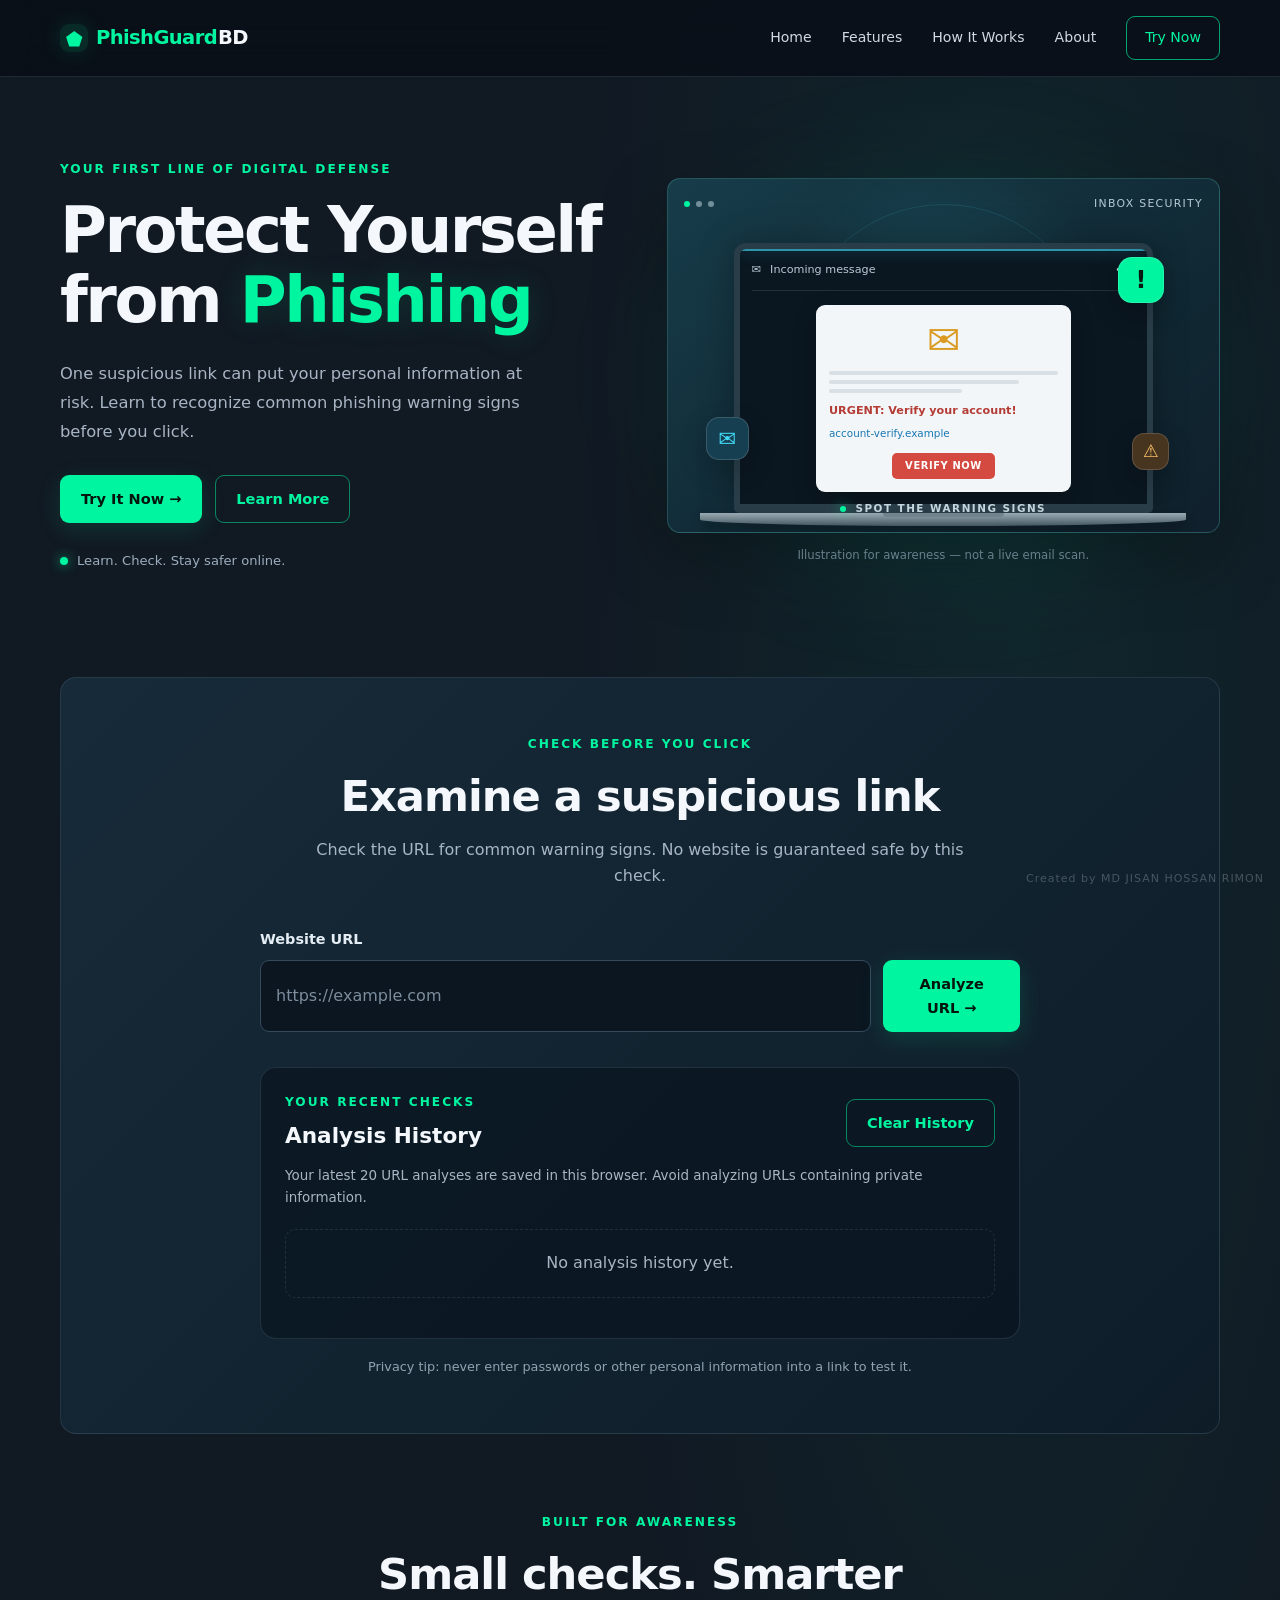
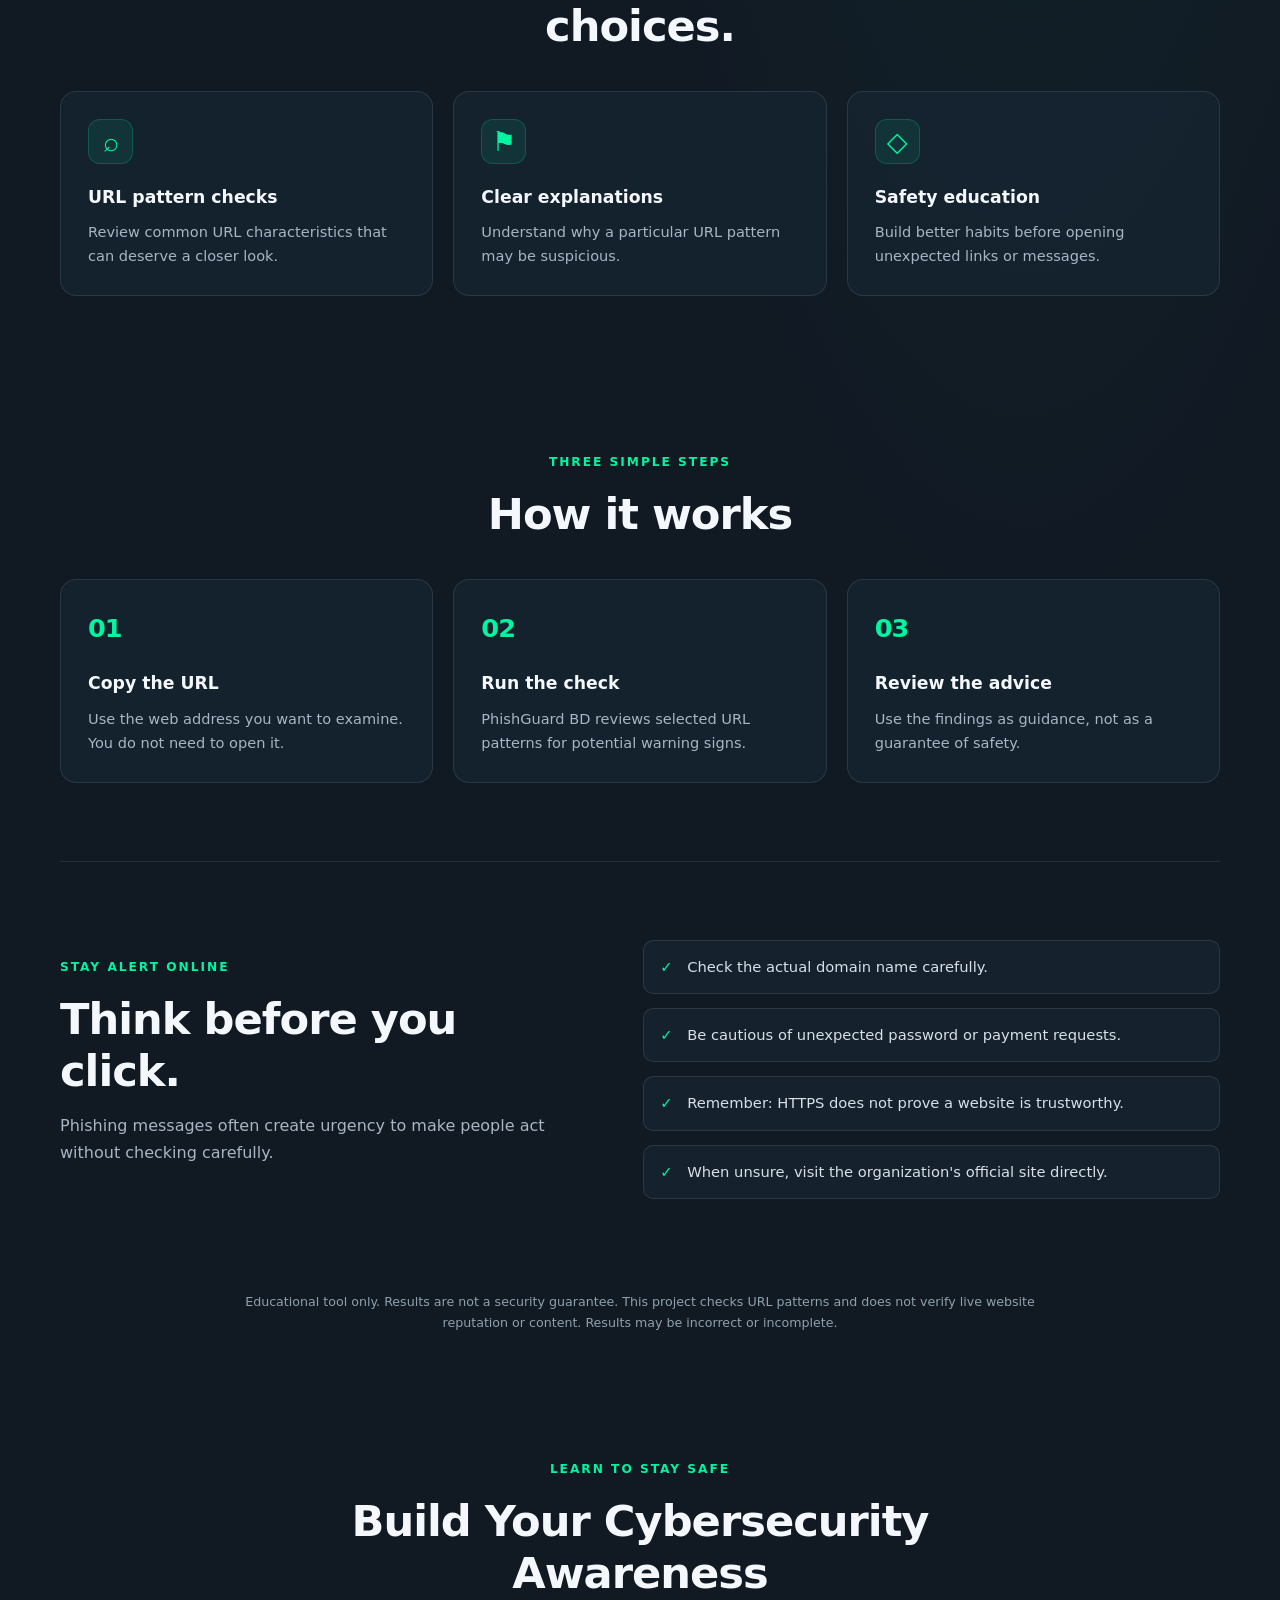
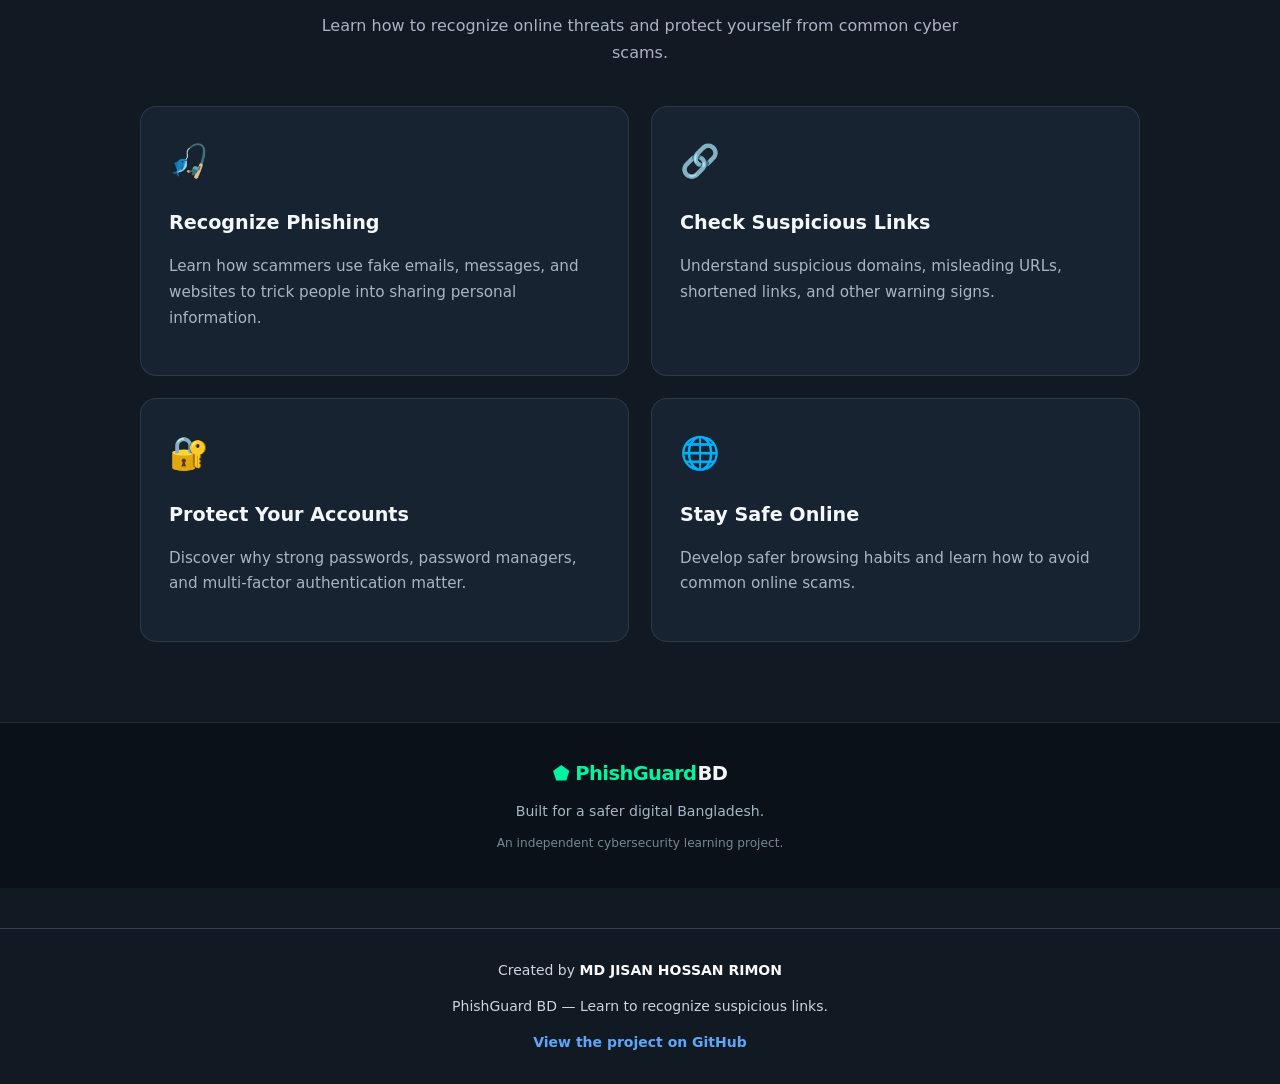
<file: index.html>
<!DOCTYPE html>
<html lang="en">
<head>
  <meta charset="UTF-8">
  <meta name="viewport" content="width=device-width, initial-scale=1.0">
  <meta name="description" content="PhishGuard BD helps people recognize suspicious links and phishing warning signs.">
  <meta name="theme-color" content="#111923">
  <title>PhishGuard BD | Think Before You Click</title>
  <link rel="stylesheet" href="style.css">
  <script src="url-analyzer.js" defer></script>
<script src="script.js" defer></script>
</head>
<body>
  <header class="site-header" id="home">
    <nav class="navbar" aria-label="Main navigation">
      <a class="brand" href="#home">
        <span class="brand-shield" aria-hidden="true">⬟</span>
        PhishGuard<span class="brand-bd">BD</span>
      </a>

      <button class="menu-toggle" type="button"
        aria-label="Open navigation" aria-expanded="false"
        aria-controls="nav-links">☰</button>

      <div class="nav-links" id="nav-links">
        <a href="#home">Home</a>
        <a href="#features">Features</a>
        <a href="#how-it-works">How It Works</a>
         <a href="about.html">About</a>
        <a class="nav-cta" href="#scanner">Try Now</a>
      </div>
    </nav>
  </header>

  <main>
    <section class="hero" aria-labelledby="hero-title">
      <div class="hero-copy">
        <p class="eyebrow">YOUR FIRST LINE OF DIGITAL DEFENSE</p>
        <h1 id="hero-title">
          Protect Yourself<br>
          from <span class="accent-text">Phishing</span>
        </h1>
        <p class="hero-description">
          One suspicious link can put your personal information at risk.
          Learn to recognize common phishing warning signs before you click.
        </p>
        <div class="hero-actions">
          <a class="button button-primary" href="#scanner">Try It Now →</a>
          <a class="button button-secondary" href="#how-it-works">Learn More</a>
        </div>
        <p class="hero-note">
          <span class="status-dot" aria-hidden="true"></span>
          Learn. Check. Stay safer online.
        </p>
      </div>

      <div class="hero-visual" aria-label="Phishing-awareness illustration">
        <div class="visual-glow"></div>
        <div class="visual-scene">
          <div class="scene-topline">
            <span class="scene-dot"></span>
            <span class="scene-dot"></span>
            <span class="scene-dot"></span>
            <span class="scene-label">INBOX SECURITY</span>
          </div>
          <div class="laptop">
            <div class="laptop-screen">
              <div class="screen-header">
                <span>✉</span>
                <span>Incoming message</span>
                <span class="screen-menu">•••</span>
              </div>
              <div class="email-card">
                <div class="email-icon" aria-hidden="true">✉</div>
                <div class="email-lines" aria-hidden="true">
                  <span></span><span></span><span></span>
                </div>
                <div class="email-warning">URGENT: Verify your account!</div>
                <div class="fake-link">account-verify.example</div>
                <div class="email-button">VERIFY NOW</div>
              </div>
              <div class="scan-line"></div>
            </div>
            <div class="laptop-base">
              <div class="keyboard"></div>
              <div class="trackpad"></div>
            </div>
          </div>
          <div class="floating-shield" aria-hidden="true">!</div>
          <div class="floating-mail" aria-hidden="true">✉</div>
          <div class="floating-alert" aria-hidden="true">⚠</div>
          <div class="scene-caption">
            <span class="caption-dot"></span>
            SPOT THE WARNING SIGNS
          </div>
        </div>
        <p class="visual-disclaimer">
          Illustration for awareness — not a live email scan.
        </p>
      </div>
    </section>

    <section class="scanner section-block" id="scanner">
      <div class="section-heading">
        <p class="eyebrow">CHECK BEFORE YOU CLICK</p>
        <h2>Examine a suspicious link</h2>
        <p>Check the URL for common warning signs. No website is guaranteed safe by this check.</p>
      </div>

      <form id="url-form" class="scanner-form">
        <label for="url-input">Website URL</label>
        <div class="input-row">
          <input id="url-input" name="url" type="text"
            placeholder="https://example.com"
            autocomplete="url" spellcheck="false" required>
          <button class="button button-primary" type="submit">
            Analyze URL →
          </button>
        </div>
      </form>

      <div id="results" class="results" aria-live="polite"></div>
      <!-- URL Analysis History -->
<section class="history-panel" id="history">
  <div class="history-heading">
    <div>
      <p class="eyebrow">YOUR RECENT CHECKS</p>
      <h3>Analysis History</h3>
    </div>

    <button
      type="button"
      id="clear-history"
      class="button button-secondary"
    >
      Clear History
    </button>
  </div>

  <p class="history-note">
    Your latest 20 URL analyses are saved in this browser.
    Avoid analyzing URLs containing private information.
  </p>

  <div id="history-list" aria-live="polite">
    <p class="history-empty">No analysis history yet.</p>
  </div>
</section>
      <p class="scanner-note">
        Privacy tip: never enter passwords or other personal information into a link to test it.
      </p>
    </section>

    <section class="features section-block" id="features">
      <div class="section-heading">
        <p class="eyebrow">BUILT FOR AWARENESS</p>
        <h2>Small checks. Smarter choices.</h2>
      </div>
      <div class="feature-grid">
        <article class="feature-card">
          <span class="feature-icon" aria-hidden="true">⌕</span>
          <h3>URL pattern checks</h3>
          <p>Review common URL characteristics that can deserve a closer look.</p>
        </article>
        <article class="feature-card">
          <span class="feature-icon" aria-hidden="true">⚑</span>
          <h3>Clear explanations</h3>
          <p>Understand why a particular URL pattern may be suspicious.</p>
        </article>
        <article class="feature-card">
          <span class="feature-icon" aria-hidden="true">◇</span>
          <h3>Safety education</h3>
          <p>Build better habits before opening unexpected links or messages.</p>
        </article>
      </div>
    </section>

    <section class="how-section section-block" id="how-it-works">
      <div class="section-heading">
        <p class="eyebrow">THREE SIMPLE STEPS</p>
        <h2>How it works</h2>
      </div>
      <div class="steps-grid">
        <article class="step-card">
          <span class="step-number">01</span>
          <h3>Copy the URL</h3>
          <p>Use the web address you want to examine. You do not need to open it.</p>
        </article>
        <article class="step-card">
          <span class="step-number">02</span>
          <h3>Run the check</h3>
          <p>PhishGuard BD reviews selected URL patterns for potential warning signs.</p>
        </article>
        <article class="step-card">
          <span class="step-number">03</span>
          <h3>Review the advice</h3>
          <p>Use the findings as guidance, not as a guarantee of safety.</p>
        </article>
      </div>
    </section>

    <section class="education section-block" id="about">
      <div class="education-copy">
        <p class="eyebrow">STAY ALERT ONLINE</p>
        <h2>Think before you click.</h2>
        <p>Phishing messages often create urgency to make people act without checking carefully.</p>
      </div>
      <ul class="safety-list">
        <li>Check the actual domain name carefully.</li>
        <li>Be cautious of unexpected password or payment requests.</li>
        <li>Remember: HTTPS does not prove a website is trustworthy.</li>
        <li>When unsure, visit the organization's official site directly.</li>
      </ul>
    </section>

    <p class="disclaimer">
      Educational tool only. Results are not a security guarantee.
      This project checks URL patterns and does not verify live website reputation or content.
      Results may be incorrect or incomplete.
    </p>
        <!-- Cybersecurity Education Resources -->
    <section class="education-section section-block" id="education">
      <div class="section-heading">
        <p class="eyebrow">LEARN TO STAY SAFE</p>
        <h2>Build Your Cybersecurity Awareness</h2>
        <p>
          Learn how to recognize online threats and protect yourself
          from common cyber scams.
        </p>
      </div>

      <div class="education-grid">

        <a class="education-card" href="phishing.html"
   aria-label="Learn how to recognize phishing">
          <div class="education-icon">🎣</div>
          <h3>Recognize Phishing</h3>
          <p>
            Learn how scammers use fake emails, messages, and websites
            to trick people into sharing personal information.
          </p>
        </a>

       <a class="education-card" href="link-safety.html"
   aria-label="Learn how to check suspicious links">
  <div class="education-icon">🔗</div>
  <h3>Check Suspicious Links</h3>
  <p>
    Understand suspicious domains, misleading URLs,
    shortened links, and other warning signs.
  </p>
</a>
        <a class="education-card" href="account-security.html"
   aria-label="Learn how to protect your online accounts">
  <div class="education-icon">🔐</div>
  <h3>Protect Your Accounts</h3>
  <p>
    Discover why strong passwords, password managers,
    and multi-factor authentication matter.
  </p>
</a>

       <a class="education-card" href="online-safety.html"
   aria-label="Learn how to stay safe online">
  <div class="education-icon">🌐</div>
  <h3>Stay Safe Online</h3>
  <p>
    Develop safer browsing habits and learn how to
    avoid common online scams.
  </p>
</a>

      </div>
    </section>
  </main>

  <footer class="site-footer">
    <a class="brand" href="#home">⬟ PhishGuard<span class="brand-bd">BD</span></a>
    <p>Built for a safer digital Bangladesh.</p>
    <p class="footer-small">An independent cybersecurity learning project.</p>
  </footer>
  <footer class="creator-footer">
 <p>
  Created by <strong>MD JISAN HOSSAN RIMON</strong>
</p>
  <p>
    PhishGuard BD — Learn to recognize suspicious links.
  </p>
  <p>
    <a
      href="https://github.com/Jisan10jhr/phishguard-bd"
      target="_blank"
      rel="noopener noreferrer"
    >
      View the project on GitHub
    </a>
  </p>
</footer>
</body>
</html>
</file>
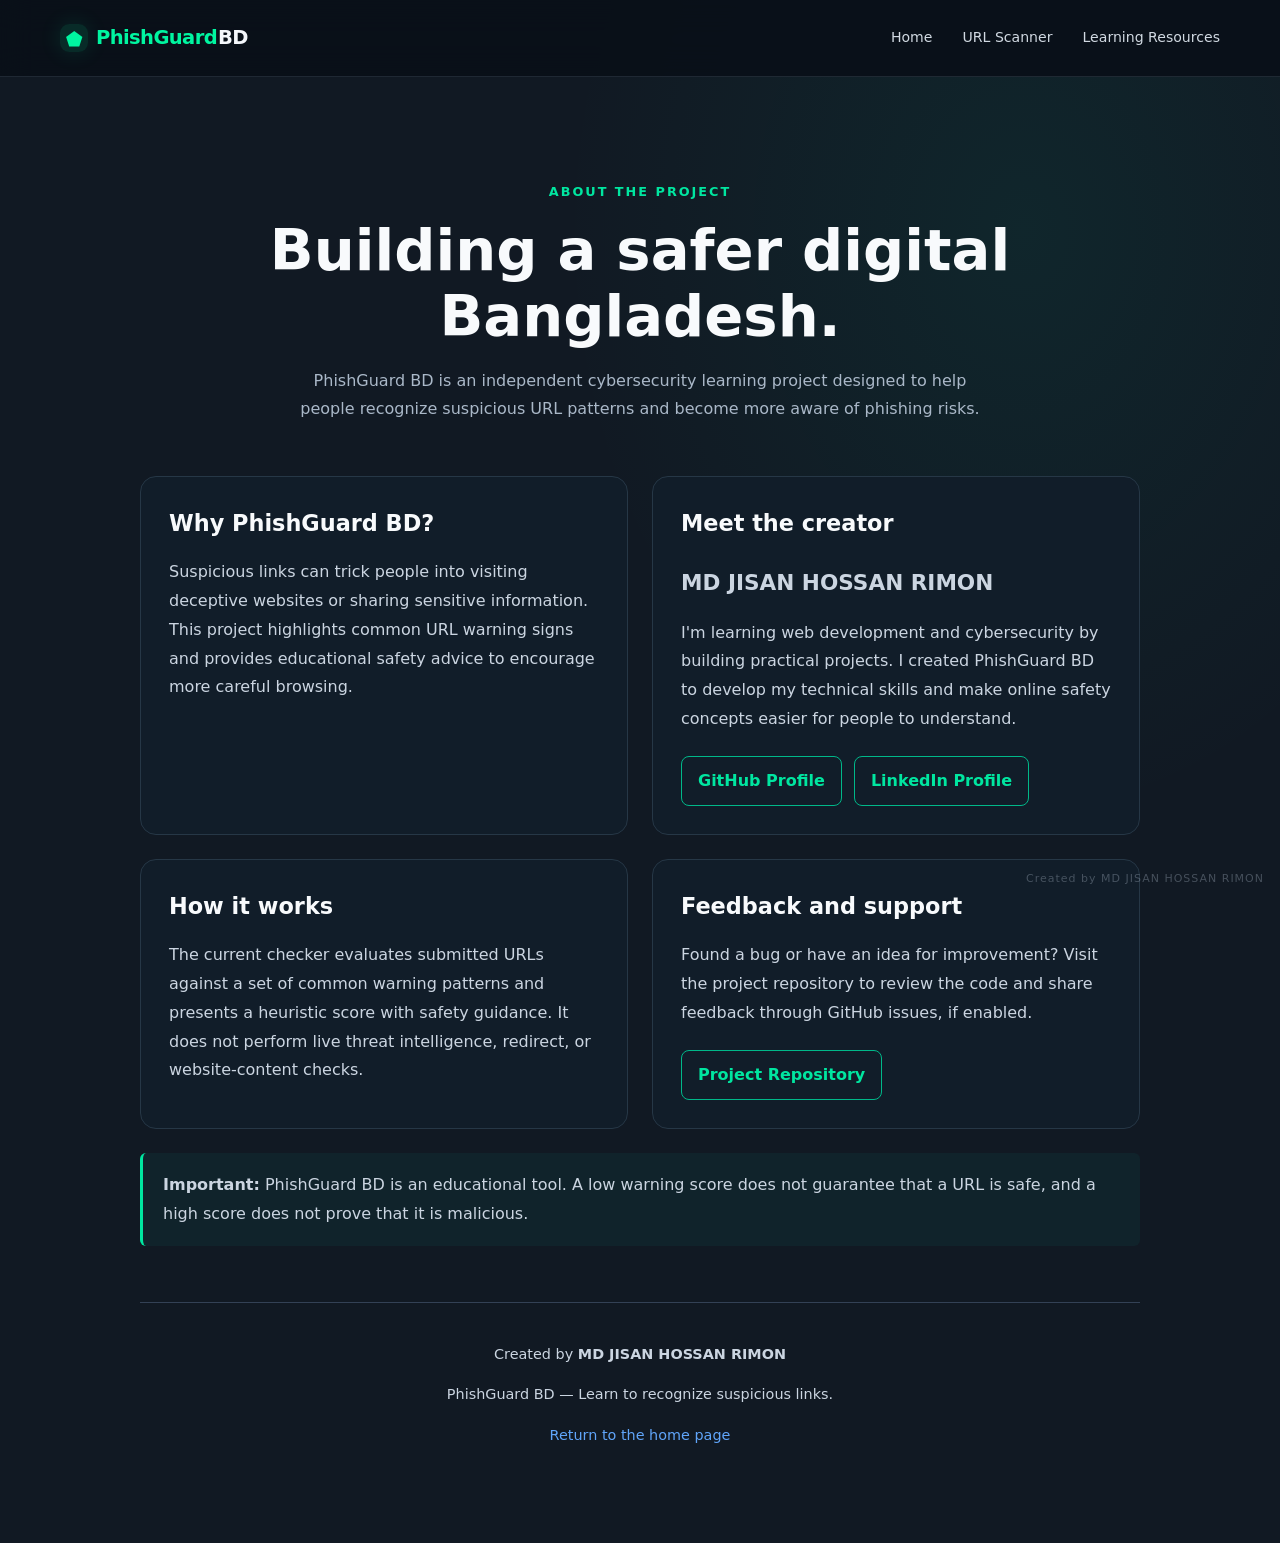
<file: about.html>
<!DOCTYPE html>
<html lang="en">
<head>
  <meta charset="UTF-8">
  <meta name="viewport" content="width=device-width, initial-scale=1.0">
  <meta
    name="description"
    content="Learn about PhishGuard BD, its creator, mission, and cybersecurity awareness goals."
  >
  <title>About | PhishGuard BD</title>
  <link rel="stylesheet" href="style.css">

  <style>
    .about-page {
      width: min(100% - 40px, 1000px);
      margin: 0 auto;
      padding: 64px 0 80px;
      color: #CBD5E1;
    }

    .about-hero {
      text-align: center;
      padding: 40px 0 52px;
    }

    .about-label {
      color: #00E6A0;
      font-size: 0.8rem;
      font-weight: 700;
      letter-spacing: 2px;
      text-transform: uppercase;
    }

    .about-hero h1 {
      color: #F8FAFC;
      font-size: clamp(2.2rem, 5vw, 3.6rem);
      line-height: 1.15;
      margin: 16px 0;
    }

    .about-hero p {
      max-width: 680px;
      margin: 0 auto;
      line-height: 1.8;
      color: #AAB8C8;
    }

    .about-grid {
      display: grid;
      grid-template-columns: repeat(2, minmax(0, 1fr));
      gap: 24px;
    }

    .about-card {
      padding: 28px;
      border: 1px solid #263746;
      border-radius: 16px;
      background: #111D29;
    }

    .about-card h2 {
      margin-top: 0;
      margin-bottom: 14px;
      color: #F8FAFC;
      font-size: 1.4rem;
    }

    .about-card p {
      margin-bottom: 0;
      line-height: 1.8;
      color: #CBD5E1;
    }

    .creator-name {
      color: #00E6A0;
      font-size: 1.35rem;
      font-weight: 700;
    }

    .about-links {
      display: flex;
      flex-wrap: wrap;
      gap: 12px;
      margin-top: 22px;
    }

    .about-link {
      display: inline-block;
      padding: 11px 16px;
      border: 1px solid #00B889;
      border-radius: 8px;
      color: #00E6A0;
      text-decoration: none;
      font-weight: 600;
      transition: background 0.2s ease, color 0.2s ease;
    }

    .about-link:hover {
      background: #00E6A0;
      color: #08121B;
    }

    .about-note {
      margin-top: 24px;
      padding: 18px 20px;
      border-left: 3px solid #00E6A0;
      border-radius: 6px;
      background: #10232B;
      line-height: 1.8;
      color: #CBD5E1;
    }

    .about-footer {
      margin-top: 56px;
      padding-top: 24px;
      border-top: 1px solid #334155;
      text-align: center;
      color: #CBD5E1;
      font-size: 0.9rem;
      line-height: 1.8;
    }

    .about-footer a {
      color: #60A5FA;
      text-decoration: none;
    }

    .about-footer a:hover {
      text-decoration: underline;
    }

    @media (max-width: 650px) {
      .about-page {
        width: min(100% - 28px, 1000px);
        padding-top: 36px;
      }

      .about-grid {
        grid-template-columns: 1fr;
      }

      .about-card {
        padding: 22px;
      }

      .about-hero {
        padding: 24px 0 36px;
      }
    }
  </style>
</head>

<body>
<header class="site-header">
  <nav class="navbar" aria-label="Main navigation">
    <a class="brand" href="index.html">
      <span class="brand-shield" aria-hidden="true">⬟</span>
      PhishGuard<span class="brand-bd">BD</span>
    </a>

    <button class="menu-toggle" type="button"
      aria-label="Open navigation" aria-expanded="false"
      aria-controls="nav-links">☰</button>

    <div class="nav-links" id="nav-links">
      <a href="index.html">Home</a>
      <a href="index.html#scanner">URL Scanner</a>
      <a href="index.html#education">Learning Resources</a>
    </div>
  </nav>
</header>
  
  <main class="about-page">
    <section class="about-hero">
      <div class="about-label">About the project</div>
      <h1>Building a safer digital Bangladesh.</h1>
      <p>
        PhishGuard BD is an independent cybersecurity learning project
        designed to help people recognize suspicious URL patterns and
        become more aware of phishing risks.
      </p>
    </section>

    <section class="about-grid" aria-label="About PhishGuard BD">
      <article class="about-card">
        <h2>Why PhishGuard BD?</h2>
        <p>
          Suspicious links can trick people into visiting deceptive
          websites or sharing sensitive information. This project
          highlights common URL warning signs and provides educational
          safety advice to encourage more careful browsing.
        </p>
      </article>

      <article class="about-card">
        <h2>Meet the creator</h2>
        <p class="creator-name">MD JISAN HOSSAN RIMON</p>
        <p>
          I'm learning web development and cybersecurity by building
          practical projects. I created PhishGuard BD to develop my
          technical skills and make online safety concepts easier
          for people to understand.
        </p>
        <div class="about-links">
          <a
            class="about-link"
            href="https://github.com/Jisan10jhr"
            target="_blank"
            rel="noopener noreferrer"
          >GitHub Profile</a>

       <a
  class="about-link"
  href="https://www.linkedin.com/in/md-jisan-hossan-rimon-303b51396/"
  target="_blank"
  rel="noopener noreferrer"
>LinkedIn Profile</a>
        </div>
      </article>

      <article class="about-card">
        <h2>How it works</h2>
        <p>
          The current checker evaluates submitted URLs against a set
          of common warning patterns and presents a heuristic score
          with safety guidance. It does not perform live threat
          intelligence, redirect, or website-content checks.
        </p>
      </article>

      <article class="about-card">
        <h2>Feedback and support</h2>
        <p>
          Found a bug or have an idea for improvement? Visit the
          project repository to review the code and share feedback
          through GitHub issues, if enabled.
        </p>
        <div class="about-links">
          <a
            class="about-link"
            href="https://github.com/Jisan10jhr/phishguard-bd"
            target="_blank"
            rel="noopener noreferrer"
          >Project Repository</a>
        </div>
      </article>
    </section>

    <div class="about-note">
      <strong>Important:</strong> PhishGuard BD is an educational tool.
      A low warning score does not guarantee that a URL is safe, and a
      high score does not prove that it is malicious.
    </div>

    <footer class="about-footer">
      <p>Created by <strong>MD JISAN HOSSAN RIMON</strong></p>
      <p>PhishGuard BD — Learn to recognize suspicious links.</p>
      <p><a href="index.html">Return to the home page</a></p>
    </footer>
  </main>
  <script src="script.js" defer></script>
</body>
</html>
</file>
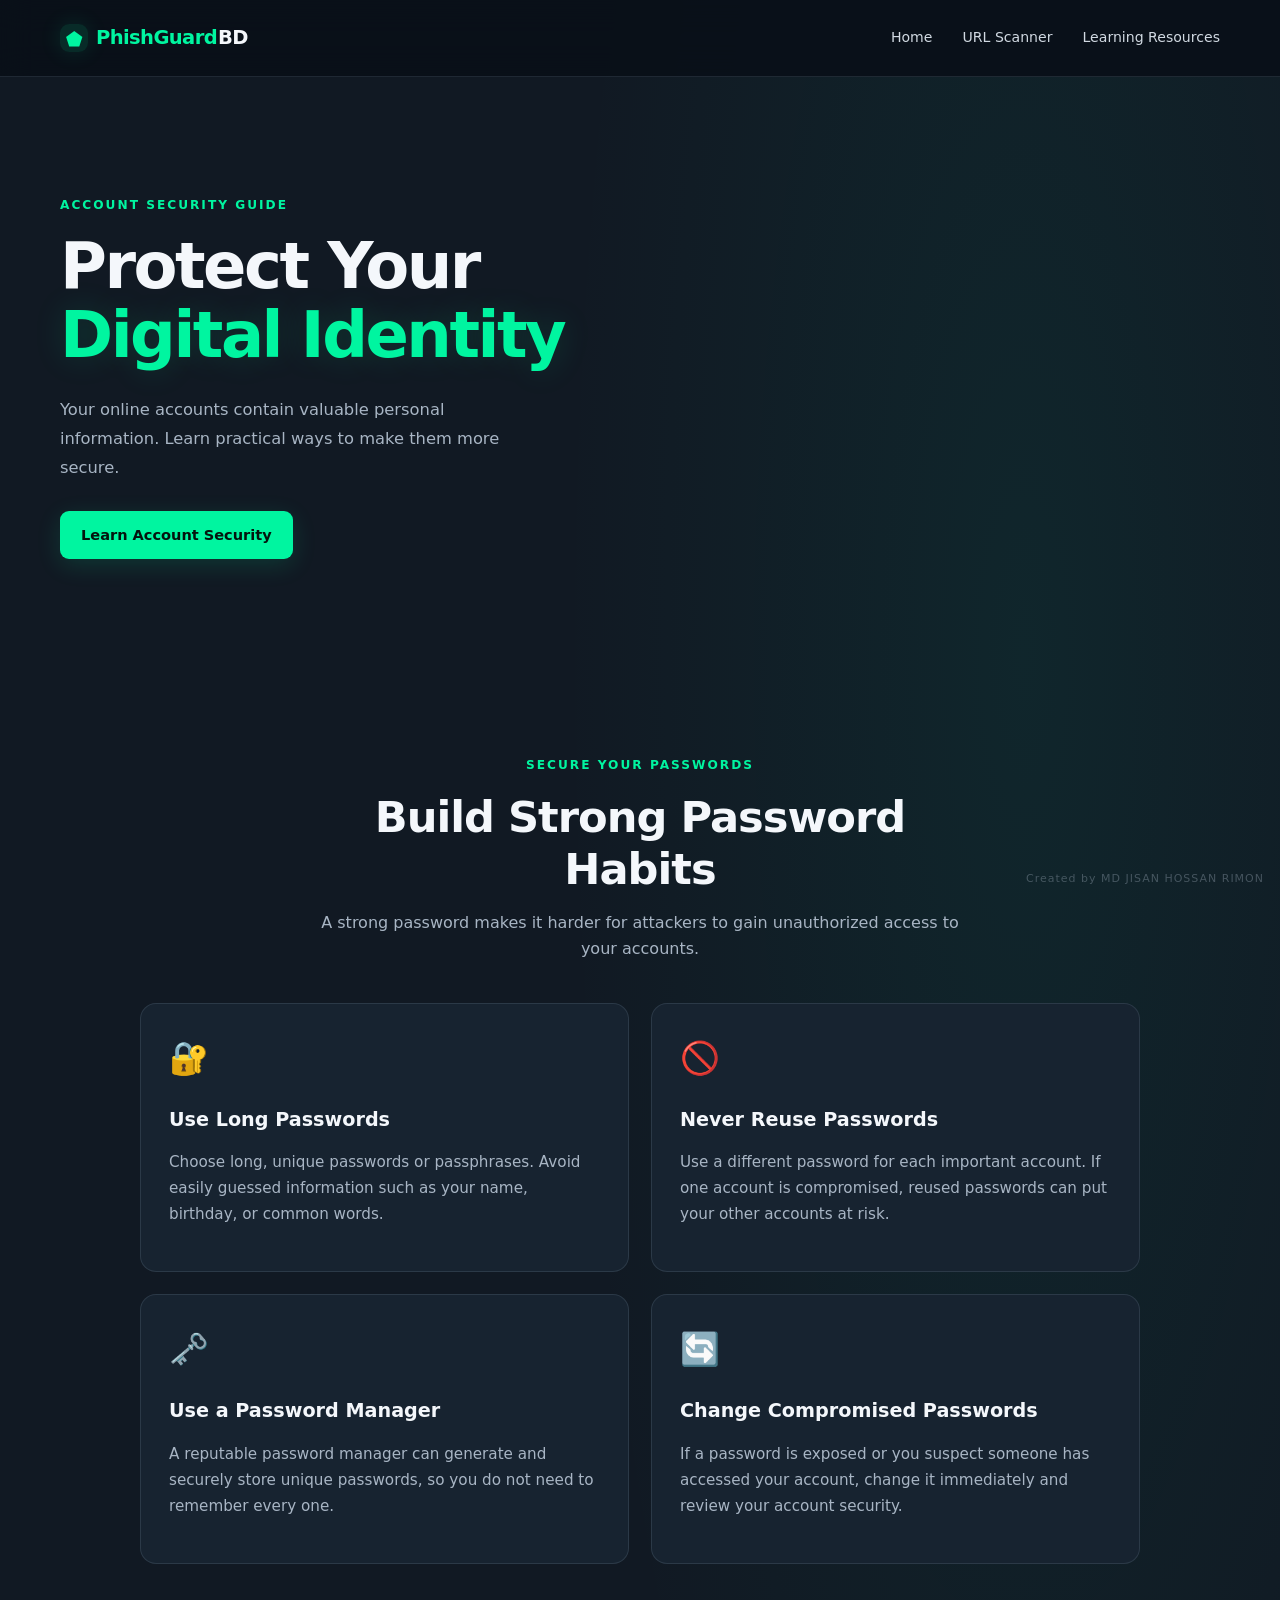
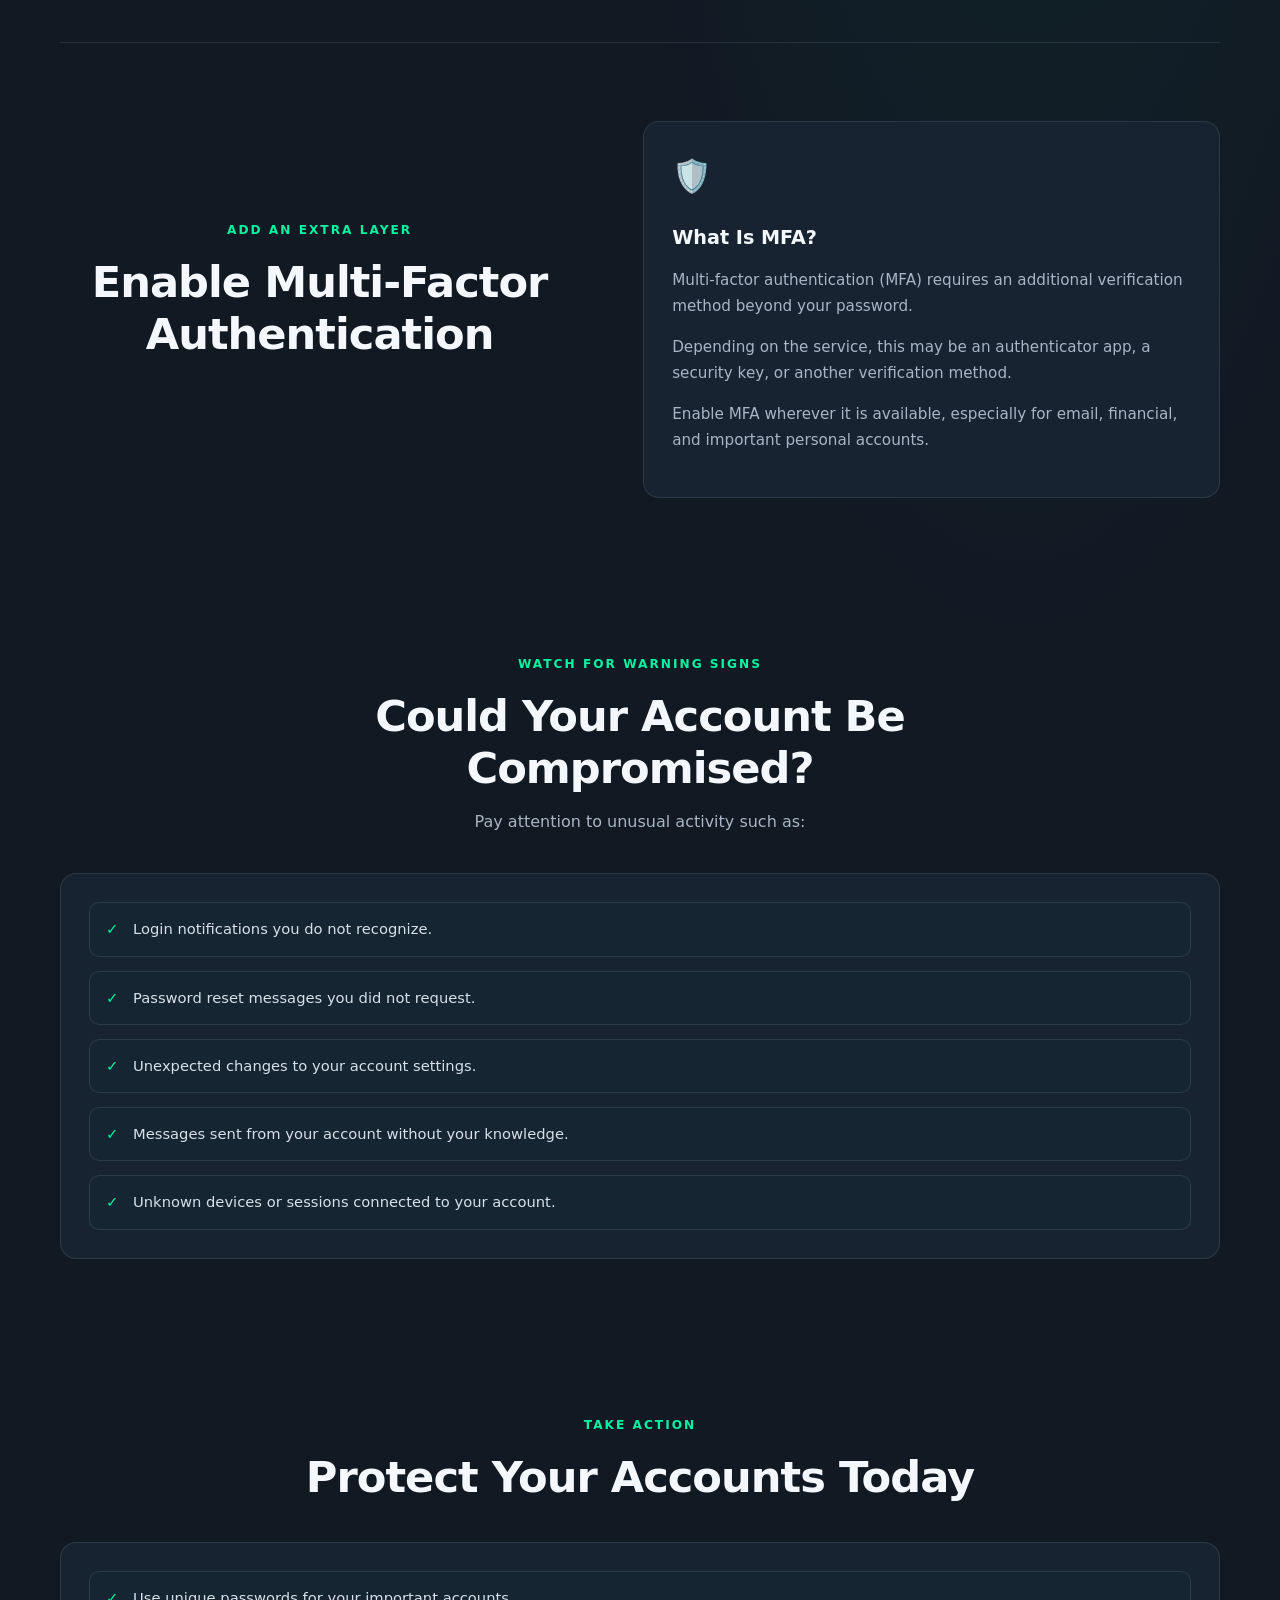
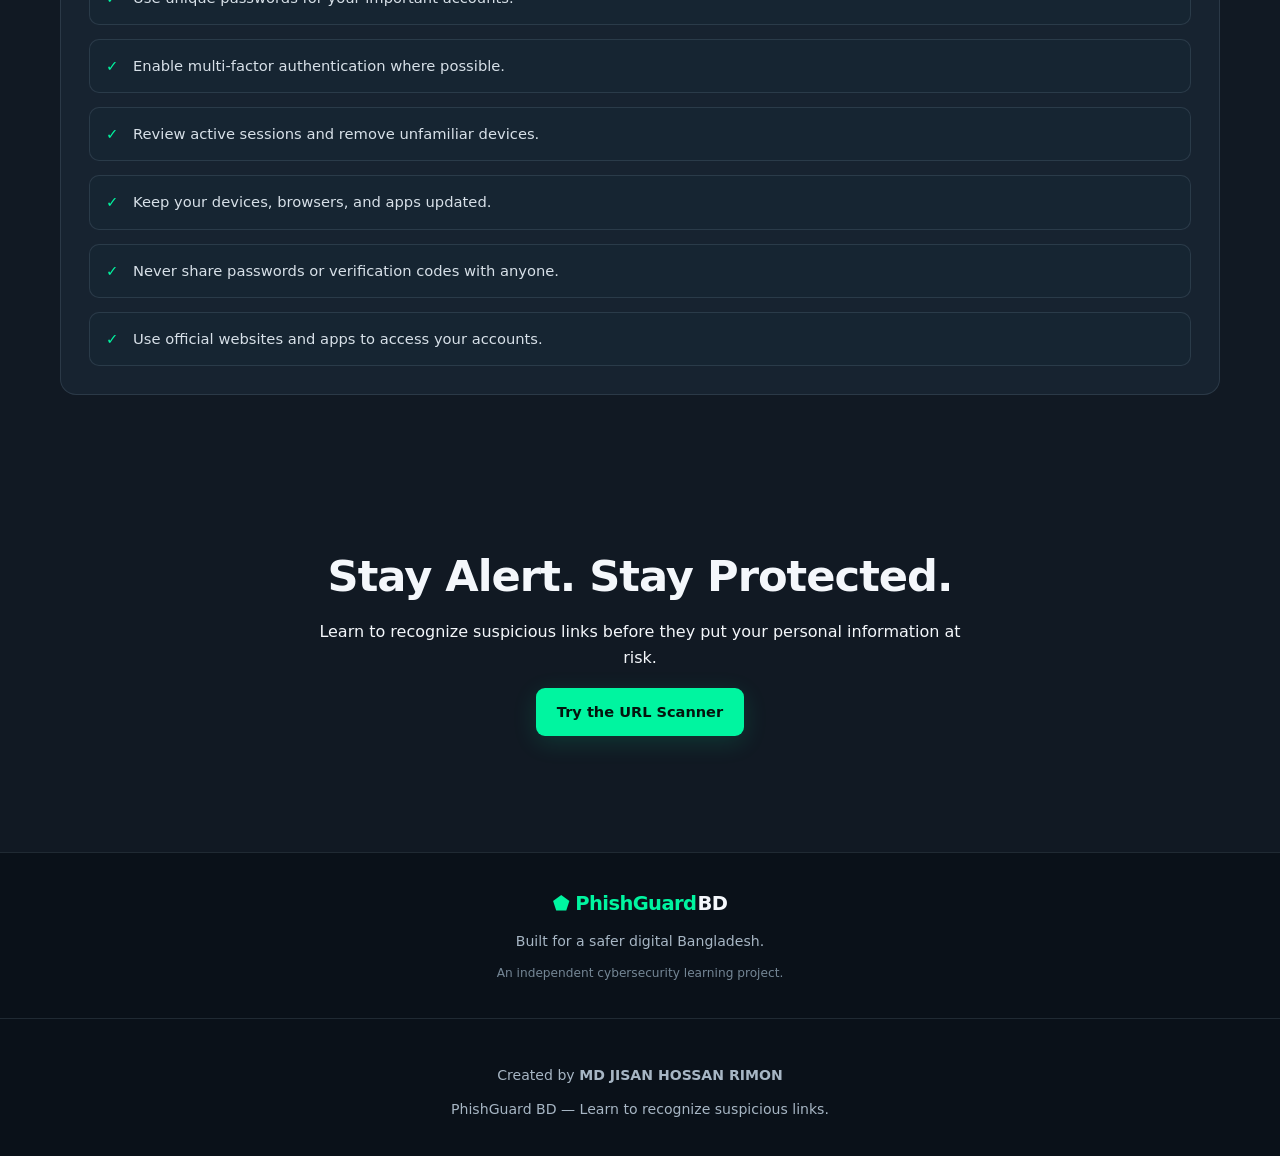
<file: account-security.html>
<!DOCTYPE html>
<html lang="en">
<head>
  <meta charset="UTF-8">
  <meta name="viewport" content="width=device-width, initial-scale=1.0">
  <meta name="description" content="Learn how to protect your online accounts with strong passwords, password managers, and multi-factor authentication.">
  <meta name="theme-color" content="#111923">
  <title>Protect Your Accounts | PhishGuard BD</title>
  <link rel="stylesheet" href="style.css">
</head>

<body>

 <header class="site-header">
  <nav class="navbar" aria-label="Main navigation">
    <a class="brand" href="index.html">
      <span class="brand-shield" aria-hidden="true">⬟</span>
      PhishGuard<span class="brand-bd">BD</span>
    </a>

    <button class="menu-toggle" type="button"
      aria-label="Open navigation" aria-expanded="false"
      aria-controls="nav-links">☰</button>

    <div class="nav-links" id="nav-links">
      <a href="index.html">Home</a>
      <a href="index.html#scanner">URL Scanner</a>
      <a href="index.html#education">Learning Resources</a>
    </div>
  </nav>
</header>
  <main>

    <!-- Page introduction -->
    <section class="hero section-block">
      <div class="hero-copy">
        <p class="eyebrow">ACCOUNT SECURITY GUIDE</p>
        <h1>Protect Your <span class="accent-text">Digital Identity</span></h1>

        <p class="hero-description">
          Your online accounts contain valuable personal information.
          Learn practical ways to make them more secure.
        </p>

        <a href="#security-guide" class="button button-primary">
          Learn Account Security
        </a>
      </div>
    </section>

    <!-- Password guidance -->
    <section class="section-block" id="security-guide">
      <div class="section-heading">
        <p class="eyebrow">SECURE YOUR PASSWORDS</p>
        <h2>Build Strong Password Habits</h2>
        <p>
          A strong password makes it harder for attackers
          to gain unauthorized access to your accounts.
        </p>
      </div>

      <div class="education-grid">

        <article class="education-card">
          <div class="education-icon">🔐</div>
          <h3>Use Long Passwords</h3>
          <p>
            Choose long, unique passwords or passphrases.
            Avoid easily guessed information such as your name,
            birthday, or common words.
          </p>
        </article>

        <article class="education-card">
          <div class="education-icon">🚫</div>
          <h3>Never Reuse Passwords</h3>
          <p>
            Use a different password for each important account.
            If one account is compromised, reused passwords
            can put your other accounts at risk.
          </p>
        </article>

        <article class="education-card">
          <div class="education-icon">🗝️</div>
          <h3>Use a Password Manager</h3>
          <p>
            A reputable password manager can generate and
            securely store unique passwords, so you do not
            need to remember every one.
          </p>
        </article>

        <article class="education-card">
          <div class="education-icon">🔄</div>
          <h3>Change Compromised Passwords</h3>
          <p>
            If a password is exposed or you suspect someone
            has accessed your account, change it immediately
            and review your account security.
          </p>
        </article>

      </div>
    </section>

    <!-- Multi-factor authentication -->
    <section class="education section-block">
      <div class="section-heading">
        <p class="eyebrow">ADD AN EXTRA LAYER</p>
        <h2>Enable Multi-Factor Authentication</h2>
      </div>

      <div class="education-card">
        <div class="education-icon">🛡️</div>
        <h3>What Is MFA?</h3>
        <p>
          Multi-factor authentication (MFA) requires an additional
          verification method beyond your password.
        </p>
        <p>
          Depending on the service, this may be an authenticator
          app, a security key, or another verification method.
        </p>
        <p>
          Enable MFA wherever it is available, especially
          for email, financial, and important personal accounts.
        </p>
      </div>
    </section>

    <!-- Account warning signs -->
    <section class="section-block">
      <div class="section-heading">
        <p class="eyebrow">WATCH FOR WARNING SIGNS</p>
        <h2>Could Your Account Be Compromised?</h2>
        <p>Pay attention to unusual activity such as:</p>
      </div>

      <div class="education-card">
        <ul class="safety-list">
          <li>Login notifications you do not recognize.</li>
          <li>Password reset messages you did not request.</li>
          <li>Unexpected changes to your account settings.</li>
          <li>Messages sent from your account without your knowledge.</li>
          <li>Unknown devices or sessions connected to your account.</li>
        </ul>
      </div>
    </section>

    <!-- Practical actions -->
    <section class="section-block">
      <div class="section-heading">
        <p class="eyebrow">TAKE ACTION</p>
        <h2>Protect Your Accounts Today</h2>
      </div>

      <div class="education-card">
        <ul class="safety-list">
          <li>Use unique passwords for your important accounts.</li>
          <li>Enable multi-factor authentication where possible.</li>
          <li>Review active sessions and remove unfamiliar devices.</li>
          <li>Keep your devices, browsers, and apps updated.</li>
          <li>Never share passwords or verification codes with anyone.</li>
          <li>Use official websites and apps to access your accounts.</li>
        </ul>
      </div>
    </section>

    <!-- Return to homepage -->
    <section class="section-block">
      <div class="section-heading">
        <h2>Stay Alert. Stay Protected.</h2>
        <p>
          Learn to recognize suspicious links before they put
          your personal information at risk.
        </p>
        <a href="index.html#scanner" class="button button-primary">
          Try the URL Scanner
        </a>
      </div>
    </section>

  </main>

   <footer class="site-footer">
    <a class="brand" href="index.html">
      ⬟ PhishGuard<span class="brand-bd">BD</span>
    </a>
    <p>Built for a safer digital Bangladesh.</p>
    <p class="footer-small">An independent cybersecurity learning project.</p>
  </footer>
<footer class="site-footer">
  <p>Created by <strong>MD JISAN HOSSAN RIMON</strong></p>
  <p>PhishGuard BD — Learn to recognize suspicious links.</p>
</footer>
<script src="script.js" defer></script>
</body>
</html>
</file>
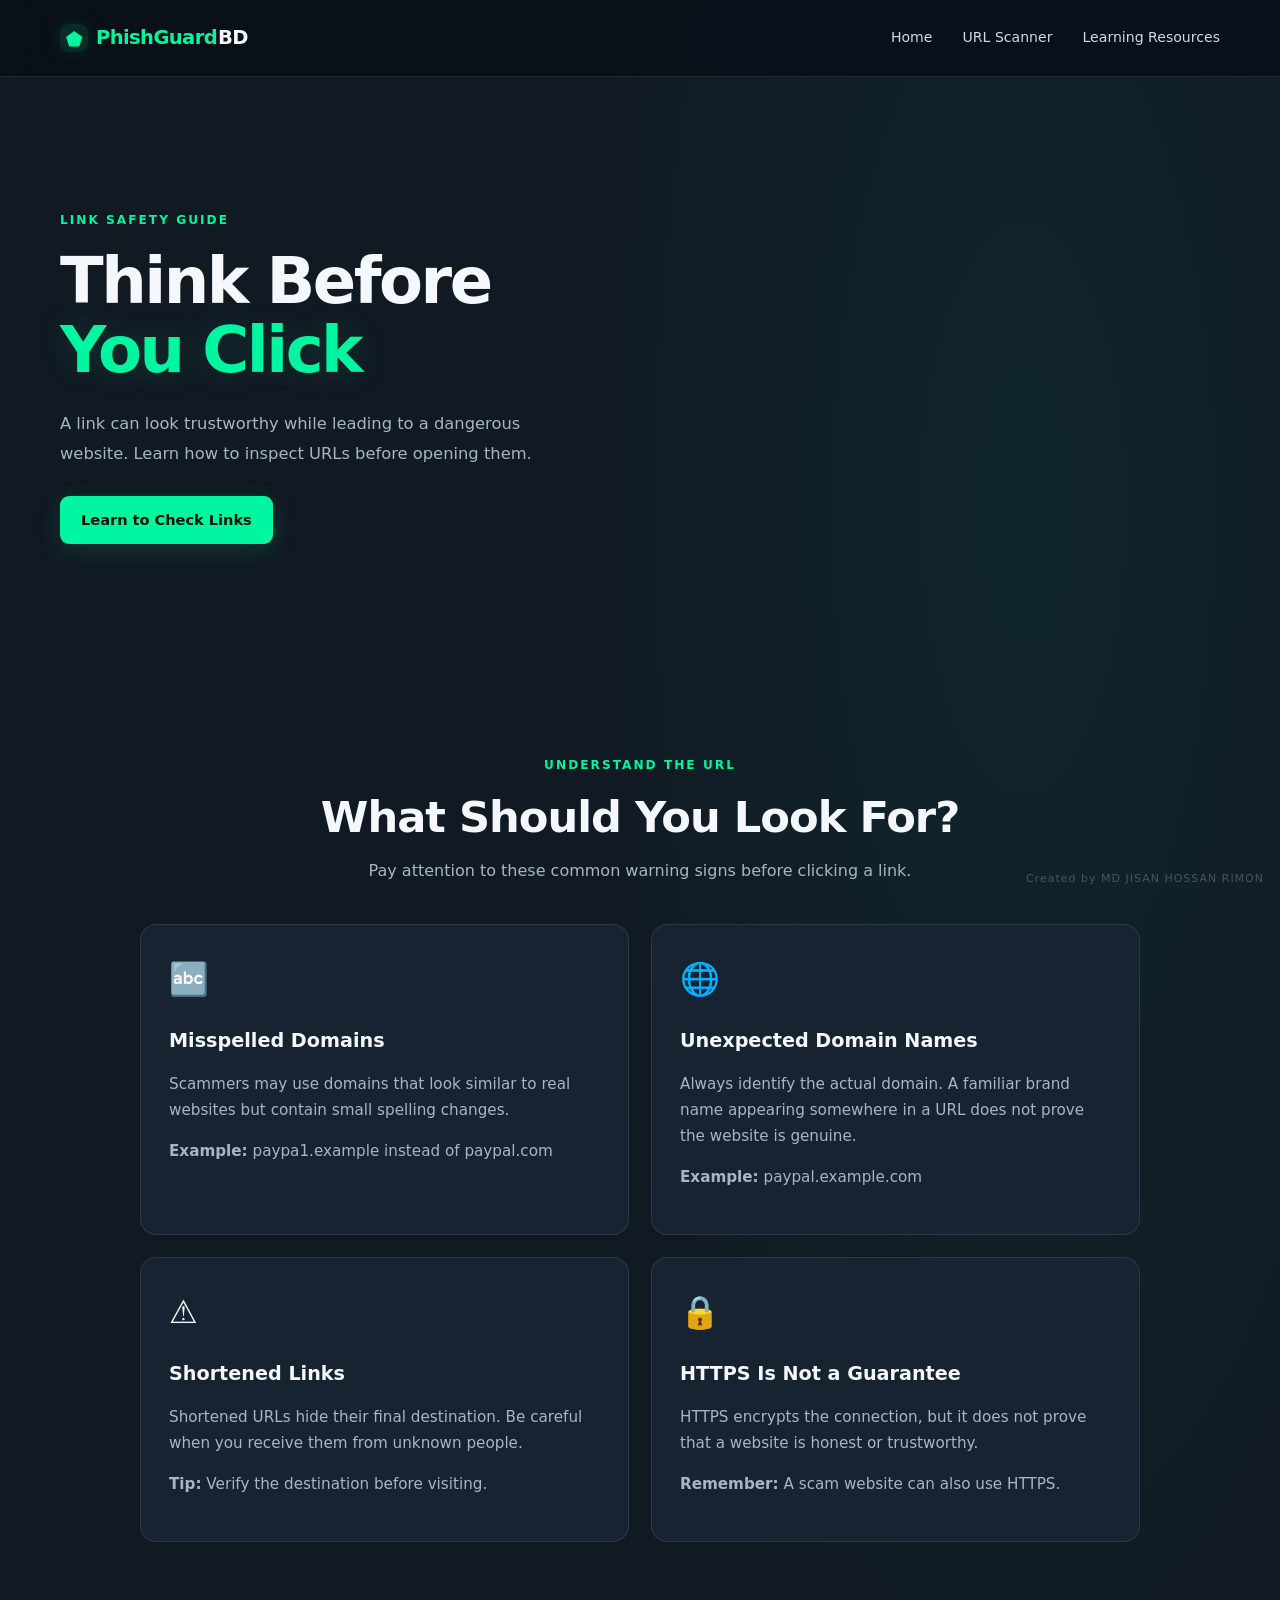
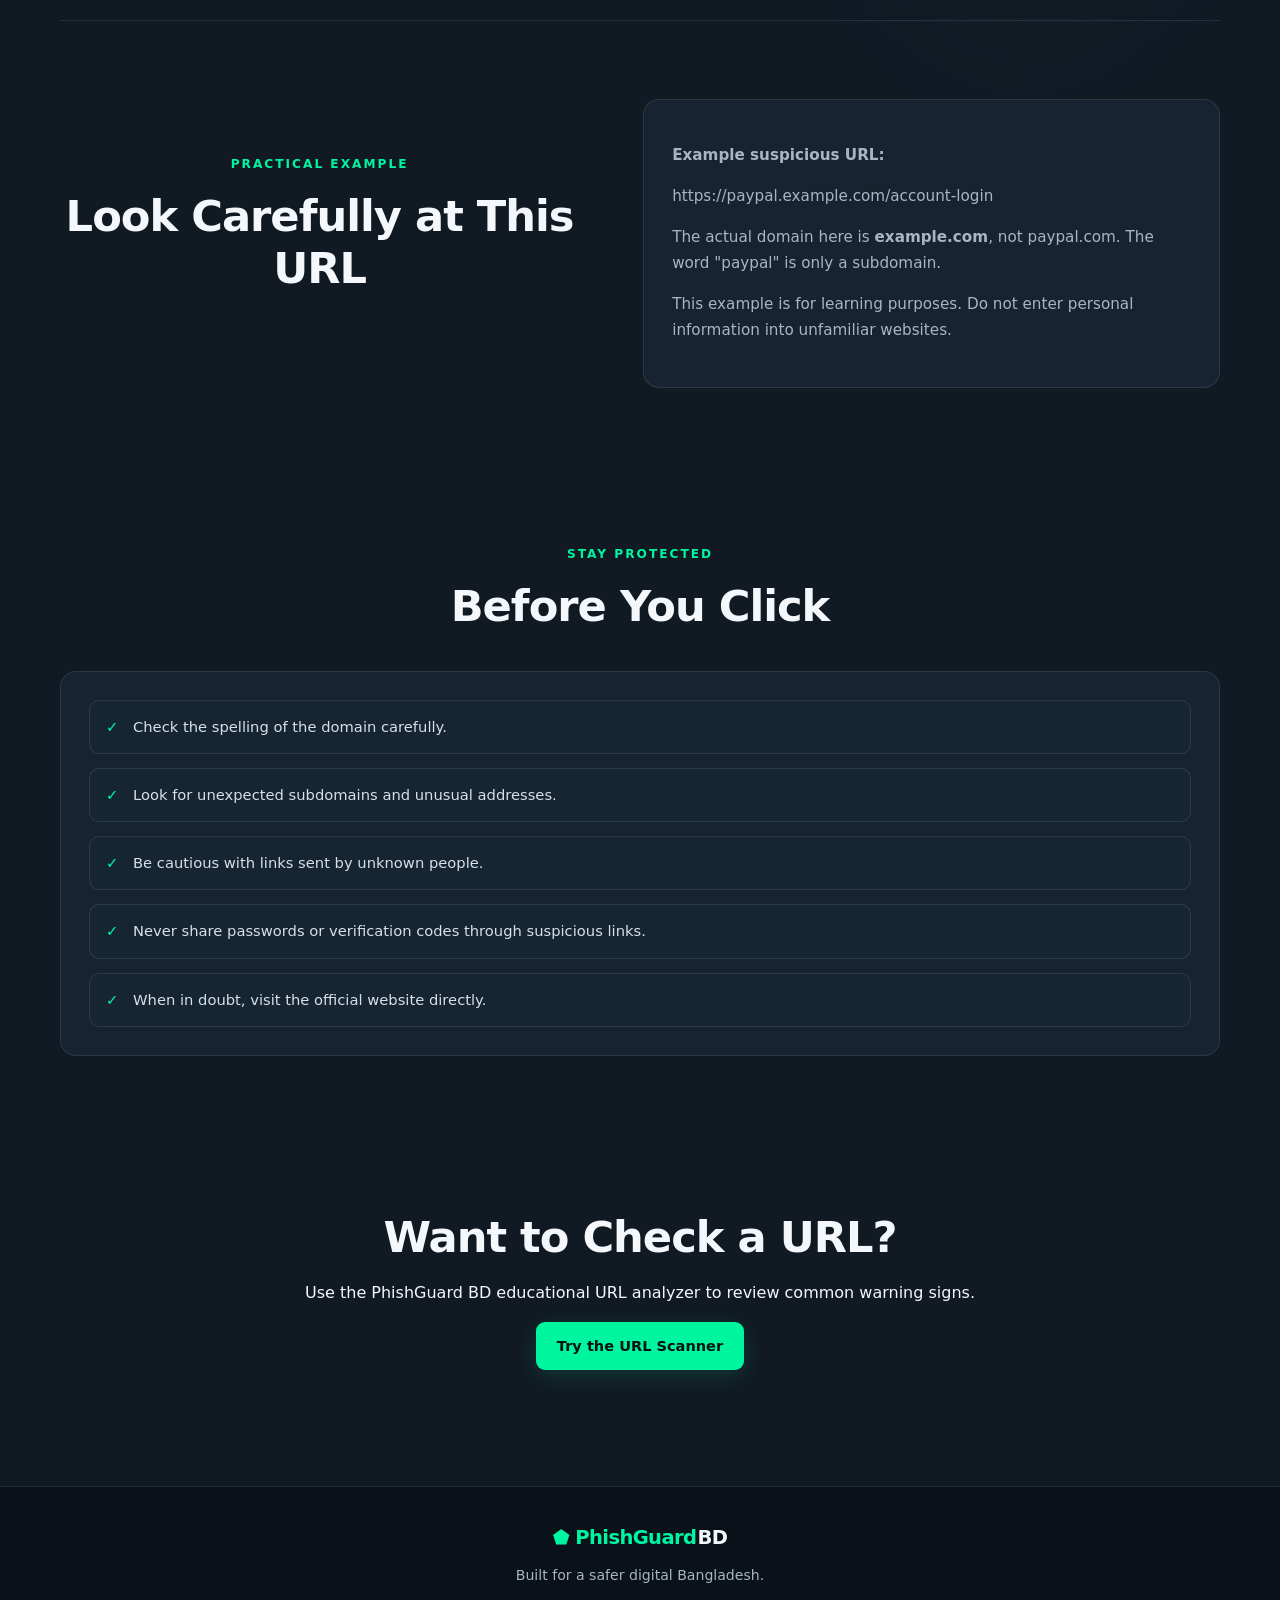
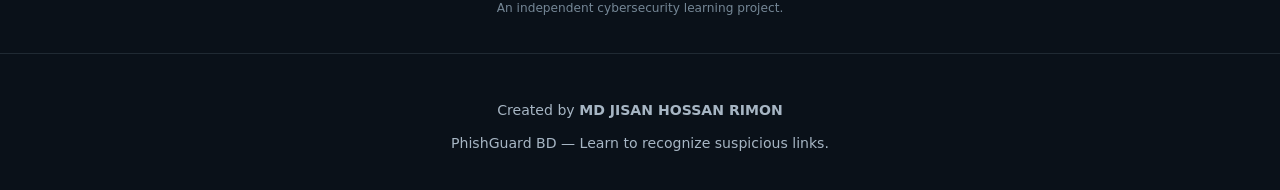
<file: link-safety.html>
<!DOCTYPE html>
<html lang="en">
<head>
  <meta charset="UTF-8">
  <meta name="viewport" content="width=device-width, initial-scale=1.0">
  <meta name="description" content="Learn how to inspect suspicious links and identify misleading URLs with PhishGuard BD.">
  <title>Check Suspicious Links | PhishGuard BD</title>
  <link rel="stylesheet" href="style.css">
</head>

<body>

  <header class="site-header">
  <nav class="navbar" aria-label="Main navigation">
    <a class="brand" href="index.html">
      <span class="brand-shield" aria-hidden="true">⬟</span>
      PhishGuard<span class="brand-bd">BD</span>
    </a>

    <button class="menu-toggle" type="button"
      aria-label="Open navigation" aria-expanded="false"
      aria-controls="nav-links">☰</button>

    <div class="nav-links" id="nav-links">
      <a href="index.html">Home</a>
      <a href="index.html#scanner">URL Scanner</a>
      <a href="index.html#education">Learning Resources</a>
    </div>
  </nav>
</header>

  <main>

    <!-- Page introduction -->
    <section class="hero section-block">
      <div class="hero-copy">
        <p class="eyebrow">LINK SAFETY GUIDE</p>
        <h1>Think Before <span class="accent-text">You Click</span></h1>

        <p class="hero-description">
          A link can look trustworthy while leading to a dangerous website.
          Learn how to inspect URLs before opening them.
        </p>

        <a href="#url-guide" class="button button-primary">
          Learn to Check Links
        </a>
      </div>
    </section>

    <!-- URL inspection guide -->
    <section class="section-block" id="url-guide">
      <div class="section-heading">
        <p class="eyebrow">UNDERSTAND THE URL</p>
        <h2>What Should You Look For?</h2>
        <p>Pay attention to these common warning signs before clicking a link.</p>
      </div>

      <div class="education-grid">

        <article class="education-card">
          <div class="education-icon">🔤</div>
          <h3>Misspelled Domains</h3>
          <p>
            Scammers may use domains that look similar to real websites
            but contain small spelling changes.
          </p>
          <p><strong>Example:</strong> paypa1.example instead of paypal.com</p>
        </article>

        <article class="education-card">
          <div class="education-icon">🌐</div>
          <h3>Unexpected Domain Names</h3>
          <p>
            Always identify the actual domain. A familiar brand name
            appearing somewhere in a URL does not prove the website is genuine.
          </p>
          <p><strong>Example:</strong> paypal.example.com</p>
        </article>

        <article class="education-card">
          <div class="education-icon">⚠️</div>
          <h3>Shortened Links</h3>
          <p>
            Shortened URLs hide their final destination. Be careful
            when you receive them from unknown people.
          </p>
          <p><strong>Tip:</strong> Verify the destination before visiting.</p>
        </article>

        <article class="education-card">
          <div class="education-icon">🔒</div>
          <h3>HTTPS Is Not a Guarantee</h3>
          <p>
            HTTPS encrypts the connection, but it does not prove
            that a website is honest or trustworthy.
          </p>
          <p><strong>Remember:</strong> A scam website can also use HTTPS.</p>
        </article>

      </div>
    </section>

    <!-- Example -->
    <section class="education section-block">
      <div class="section-heading">
        <p class="eyebrow">PRACTICAL EXAMPLE</p>
        <h2>Look Carefully at This URL</h2>
      </div>

      <div class="education-card">
        <p><strong>Example suspicious URL:</strong></p>
        <p class="accent-text">
          https://paypal.example.com/account-login
        </p>
        <p>
          The actual domain here is <strong>example.com</strong>,
          not paypal.com. The word "paypal" is only a subdomain.
        </p>
        <p>
          This example is for learning purposes. Do not enter personal
          information into unfamiliar websites.
        </p>
      </div>
    </section>

    <!-- Safe practices -->
    <section class="section-block">
      <div class="section-heading">
        <p class="eyebrow">STAY PROTECTED</p>
        <h2>Before You Click</h2>
      </div>

      <div class="education-card">
        <ul class="safety-list">
          <li>Check the spelling of the domain carefully.</li>
          <li>Look for unexpected subdomains and unusual addresses.</li>
          <li>Be cautious with links sent by unknown people.</li>
          <li>Never share passwords or verification codes through suspicious links.</li>
          <li>When in doubt, visit the official website directly.</li>
        </ul>
      </div>
    </section>

    <!-- Scanner link -->
    <section class="section-block">
      <div class="section-heading">
        <h2>Want to Check a URL?</h2>
        <p>Use the PhishGuard BD educational URL analyzer to review common warning signs.</p>
        <a href="index.html#scanner" class="button button-primary">
          Try the URL Scanner
        </a>
      </div>
    </section>

  </main>
 <footer class="site-footer">
    <a class="brand" href="index.html">
      ⬟ PhishGuard<span class="brand-bd">BD</span>
    </a>
    <p>Built for a safer digital Bangladesh.</p>
    <p class="footer-small">An independent cybersecurity learning project.</p>
  </footer>
<footer class="site-footer">
  <p>Created by <strong>MD JISAN HOSSAN RIMON</strong></p>
  <p>PhishGuard BD — Learn to recognize suspicious links.</p>
</footer>
<script src="script.js" defer></script>
</body>
</html>
</file>
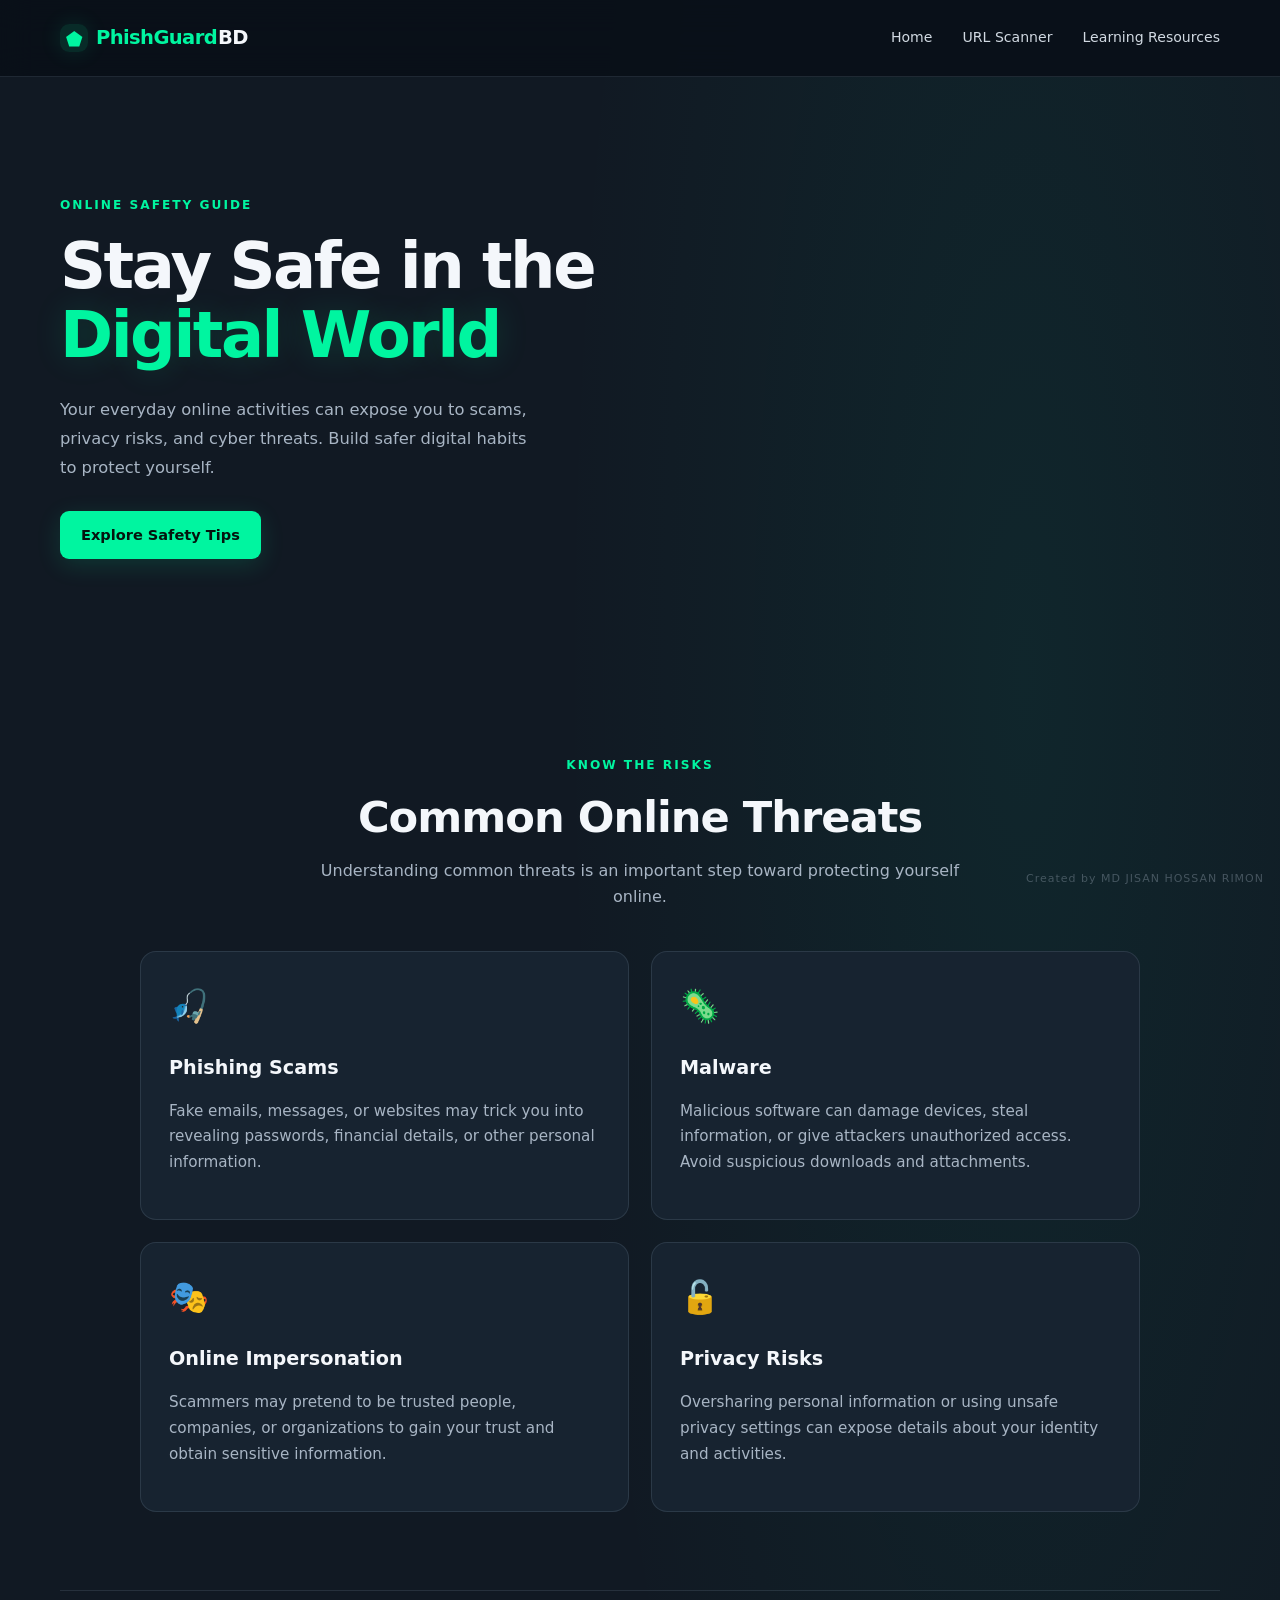
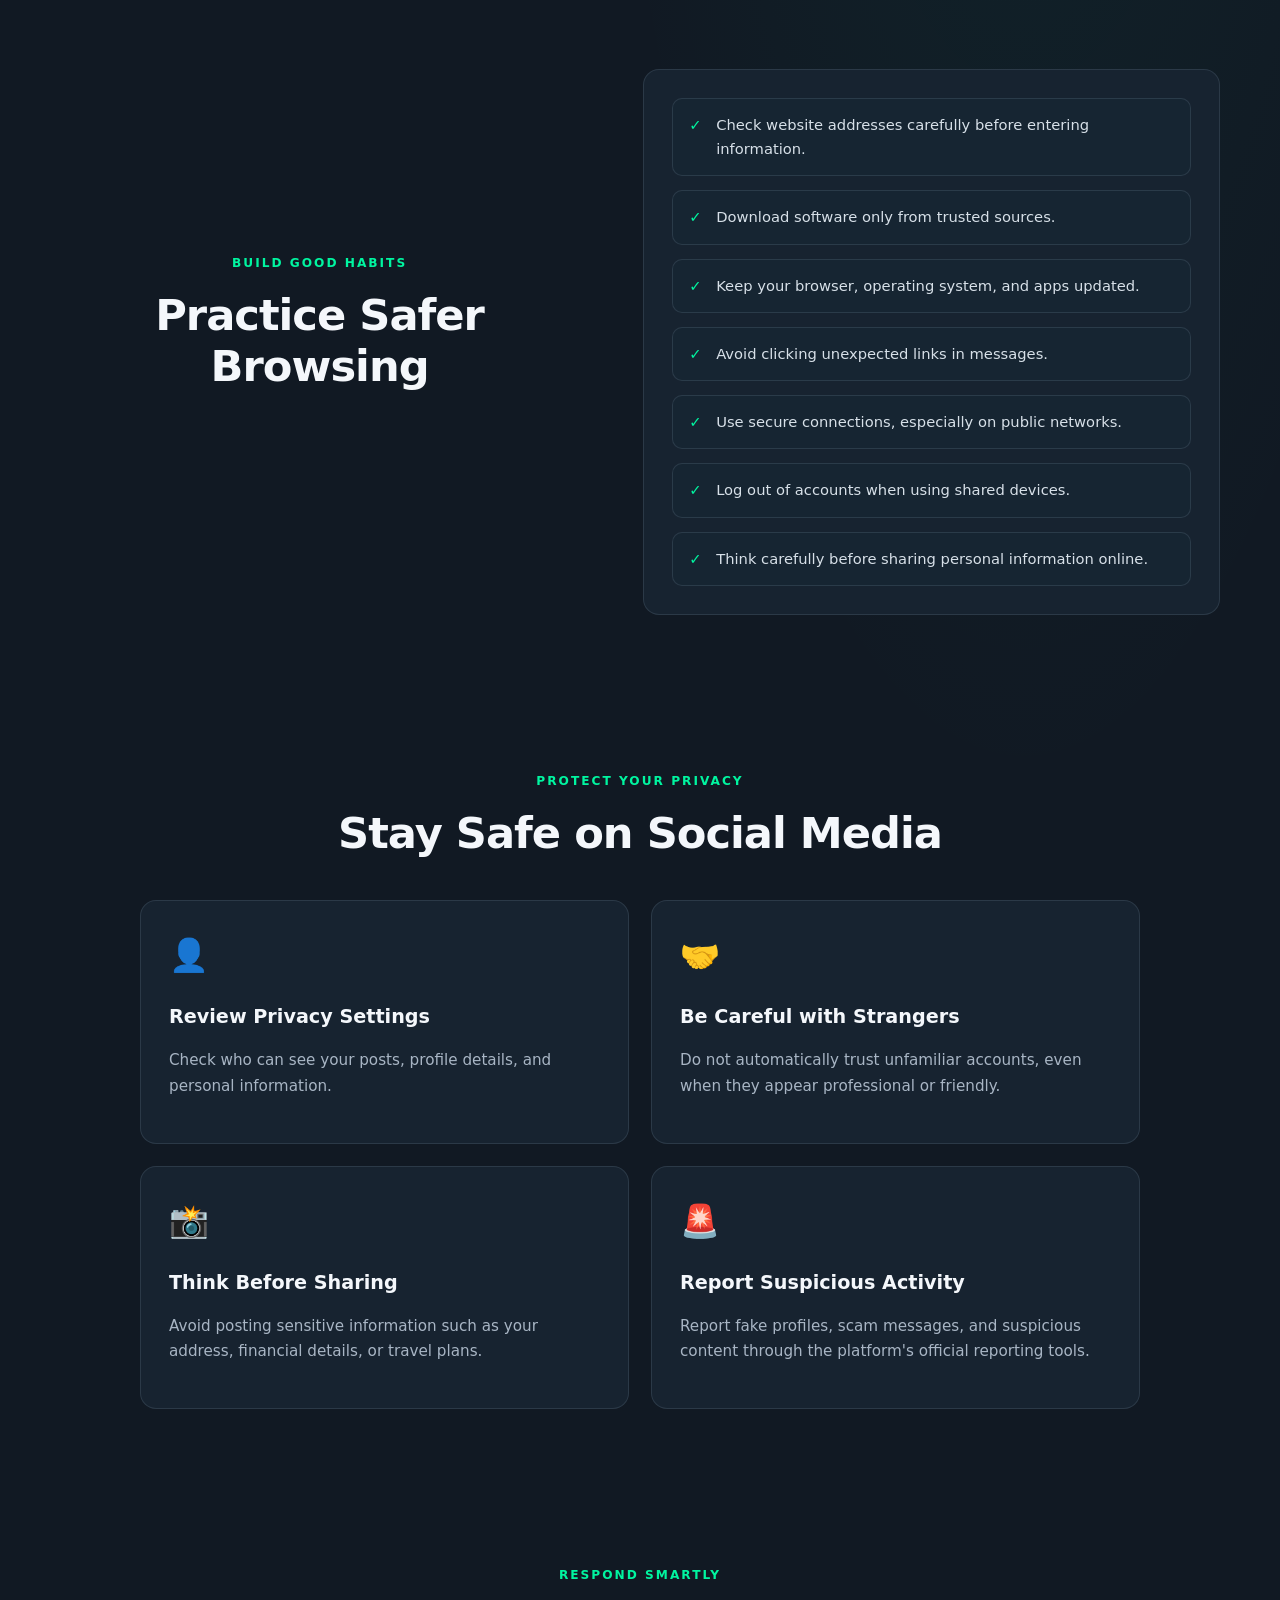
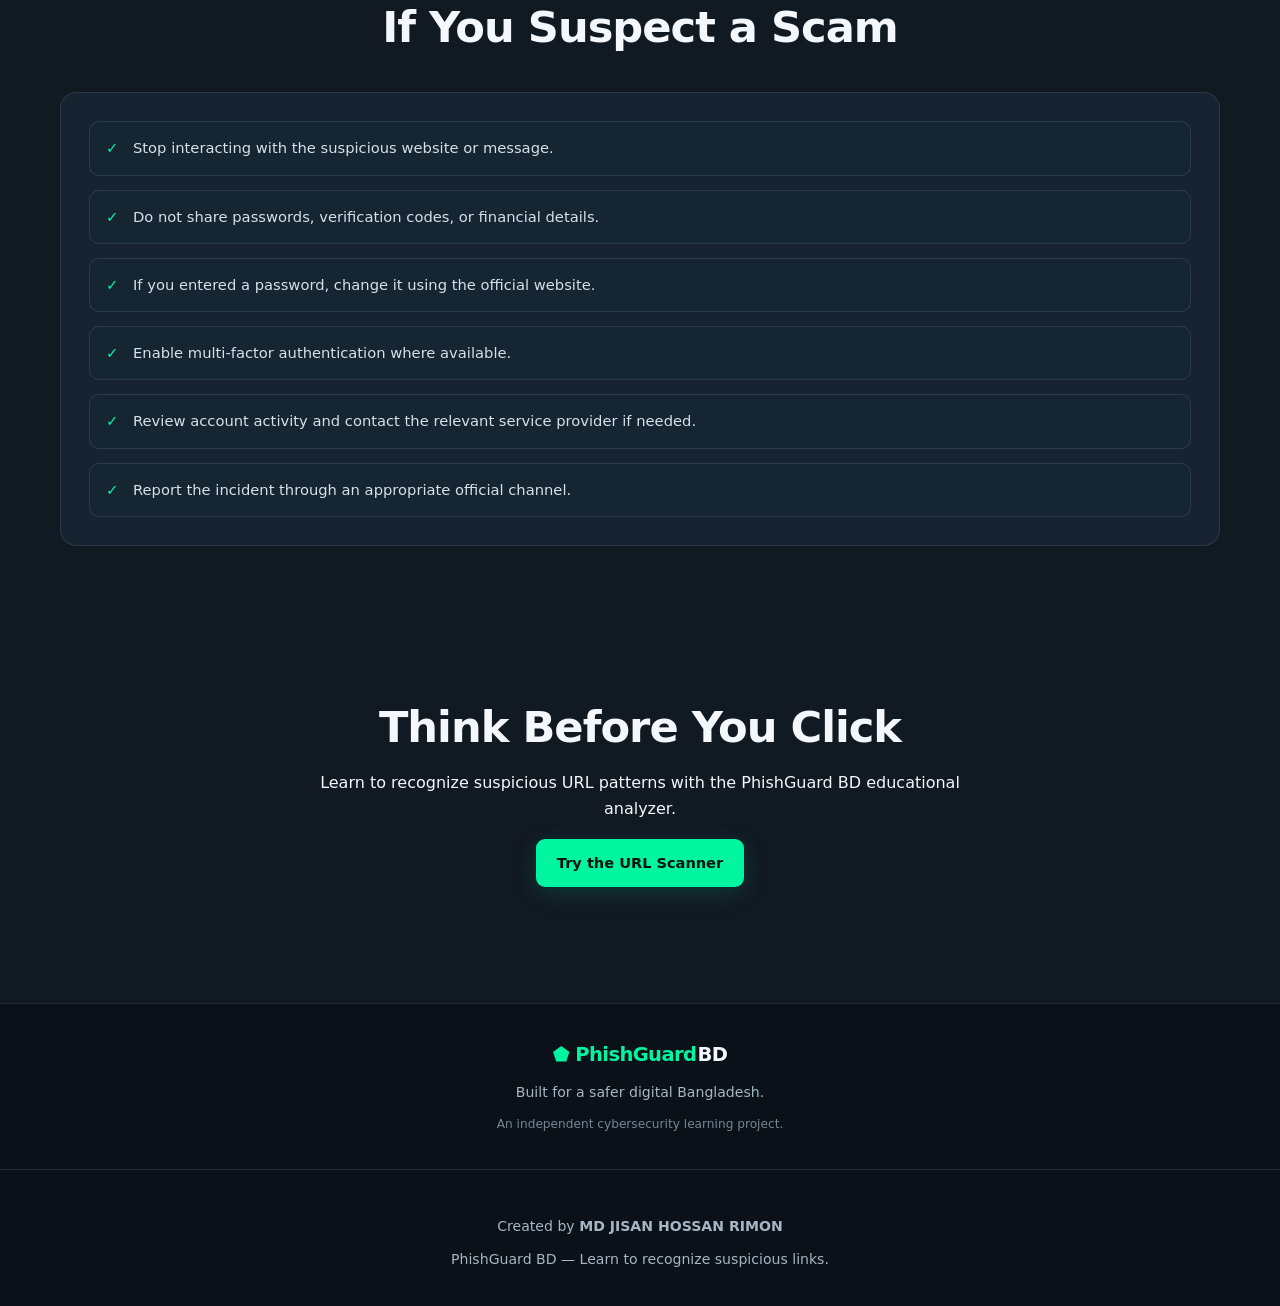
<file: online-safety.html>
<!DOCTYPE html>
<html lang="en">
<head>
  <meta charset="UTF-8">
  <meta name="viewport" content="width=device-width, initial-scale=1.0">
  <meta name="description" content="Learn practical online safety habits and protect yourself from common cyber scams with PhishGuard BD.">
  <meta name="theme-color" content="#111923">
  <title>Stay Safe Online | PhishGuard BD</title>
  <link rel="stylesheet" href="style.css">
</head>

<body>

  <header class="site-header">
  <nav class="navbar" aria-label="Main navigation">
    <a class="brand" href="index.html">
      <span class="brand-shield" aria-hidden="true">⬟</span>
      PhishGuard<span class="brand-bd">BD</span>
    </a>

    <button class="menu-toggle" type="button"
      aria-label="Open navigation" aria-expanded="false"
      aria-controls="nav-links">☰</button>

    <div class="nav-links" id="nav-links">
      <a href="index.html">Home</a>
      <a href="index.html#scanner">URL Scanner</a>
      <a href="index.html#education">Learning Resources</a>
    </div>
  </nav>
</header>

  <main>

    <!-- Page introduction -->
    <section class="hero section-block">
      <div class="hero-copy">
        <p class="eyebrow">ONLINE SAFETY GUIDE</p>
        <h1>Stay Safe in the <span class="accent-text">Digital World</span></h1>

        <p class="hero-description">
          Your everyday online activities can expose you to scams,
          privacy risks, and cyber threats. Build safer digital habits
          to protect yourself.
        </p>

        <a href="#safety-guide" class="button button-primary">
          Explore Safety Tips
        </a>
      </div>
    </section>

    <!-- Common online threats -->
    <section class="section-block" id="safety-guide">
      <div class="section-heading">
        <p class="eyebrow">KNOW THE RISKS</p>
        <h2>Common Online Threats</h2>
        <p>
          Understanding common threats is an important step
          toward protecting yourself online.
        </p>
      </div>

      <div class="education-grid">

        <article class="education-card">
          <div class="education-icon">🎣</div>
          <h3>Phishing Scams</h3>
          <p>
            Fake emails, messages, or websites may trick you
            into revealing passwords, financial details,
            or other personal information.
          </p>
        </article>

        <article class="education-card">
          <div class="education-icon">🦠</div>
          <h3>Malware</h3>
          <p>
            Malicious software can damage devices, steal information,
            or give attackers unauthorized access.
            Avoid suspicious downloads and attachments.
          </p>
        </article>

        <article class="education-card">
          <div class="education-icon">🎭</div>
          <h3>Online Impersonation</h3>
          <p>
            Scammers may pretend to be trusted people,
            companies, or organizations to gain your trust
            and obtain sensitive information.
          </p>
        </article>

        <article class="education-card">
          <div class="education-icon">🔓</div>
          <h3>Privacy Risks</h3>
          <p>
            Oversharing personal information or using
            unsafe privacy settings can expose details
            about your identity and activities.
          </p>
        </article>

      </div>
    </section>

    <!-- Safe browsing habits -->
    <section class="education section-block">
      <div class="section-heading">
        <p class="eyebrow">BUILD GOOD HABITS</p>
        <h2>Practice Safer Browsing</h2>
      </div>

      <div class="education-card">
        <ul class="safety-list">
          <li>Check website addresses carefully before entering information.</li>
          <li>Download software only from trusted sources.</li>
          <li>Keep your browser, operating system, and apps updated.</li>
          <li>Avoid clicking unexpected links in messages.</li>
          <li>Use secure connections, especially on public networks.</li>
          <li>Log out of accounts when using shared devices.</li>
          <li>Think carefully before sharing personal information online.</li>
        </ul>
      </div>
    </section>

    <!-- Social media safety -->
    <section class="section-block">
      <div class="section-heading">
        <p class="eyebrow">PROTECT YOUR PRIVACY</p>
        <h2>Stay Safe on Social Media</h2>
      </div>

      <div class="education-grid">

        <article class="education-card">
          <div class="education-icon">👤</div>
          <h3>Review Privacy Settings</h3>
          <p>
            Check who can see your posts, profile details,
            and personal information.
          </p>
        </article>

        <article class="education-card">
          <div class="education-icon">🤝</div>
          <h3>Be Careful with Strangers</h3>
          <p>
            Do not automatically trust unfamiliar accounts,
            even when they appear professional or friendly.
          </p>
        </article>

        <article class="education-card">
          <div class="education-icon">📸</div>
          <h3>Think Before Sharing</h3>
          <p>
            Avoid posting sensitive information such as
            your address, financial details, or travel plans.
          </p>
        </article>

        <article class="education-card">
          <div class="education-icon">🚨</div>
          <h3>Report Suspicious Activity</h3>
          <p>
            Report fake profiles, scam messages, and suspicious
            content through the platform's official reporting tools.
          </p>
        </article>

      </div>
    </section>

    <!-- What to do if something goes wrong -->
    <section class="section-block">
      <div class="section-heading">
        <p class="eyebrow">RESPOND SMARTLY</p>
        <h2>If You Suspect a Scam</h2>
      </div>

      <div class="education-card">
        <ul class="safety-list">
          <li>Stop interacting with the suspicious website or message.</li>
          <li>Do not share passwords, verification codes, or financial details.</li>
          <li>If you entered a password, change it using the official website.</li>
          <li>Enable multi-factor authentication where available.</li>
          <li>Review account activity and contact the relevant service provider if needed.</li>
          <li>Report the incident through an appropriate official channel.</li>
        </ul>
      </div>
    </section>

    <!-- Return to scanner -->
    <section class="section-block">
      <div class="section-heading">
        <h2>Think Before You Click</h2>
        <p>
          Learn to recognize suspicious URL patterns with
          the PhishGuard BD educational analyzer.
        </p>
        <a href="index.html#scanner" class="button button-primary">
          Try the URL Scanner
        </a>
      </div>
    </section>

  </main>

  <footer class="site-footer">
    <a class="brand" href="index.html">
      ⬟ PhishGuard<span class="brand-bd">BD</span>
    </a>
    <p>Built for a safer digital Bangladesh.</p>
    <p class="footer-small">An independent cybersecurity learning project.</p>
  </footer>
<footer class="site-footer">
  <p>Created by <strong>MD JISAN HOSSAN RIMON</strong></p>
  <p>PhishGuard BD — Learn to recognize suspicious links.</p>
</footer>
<script src="script.js" defer></script>
</body>
</html>
</file>
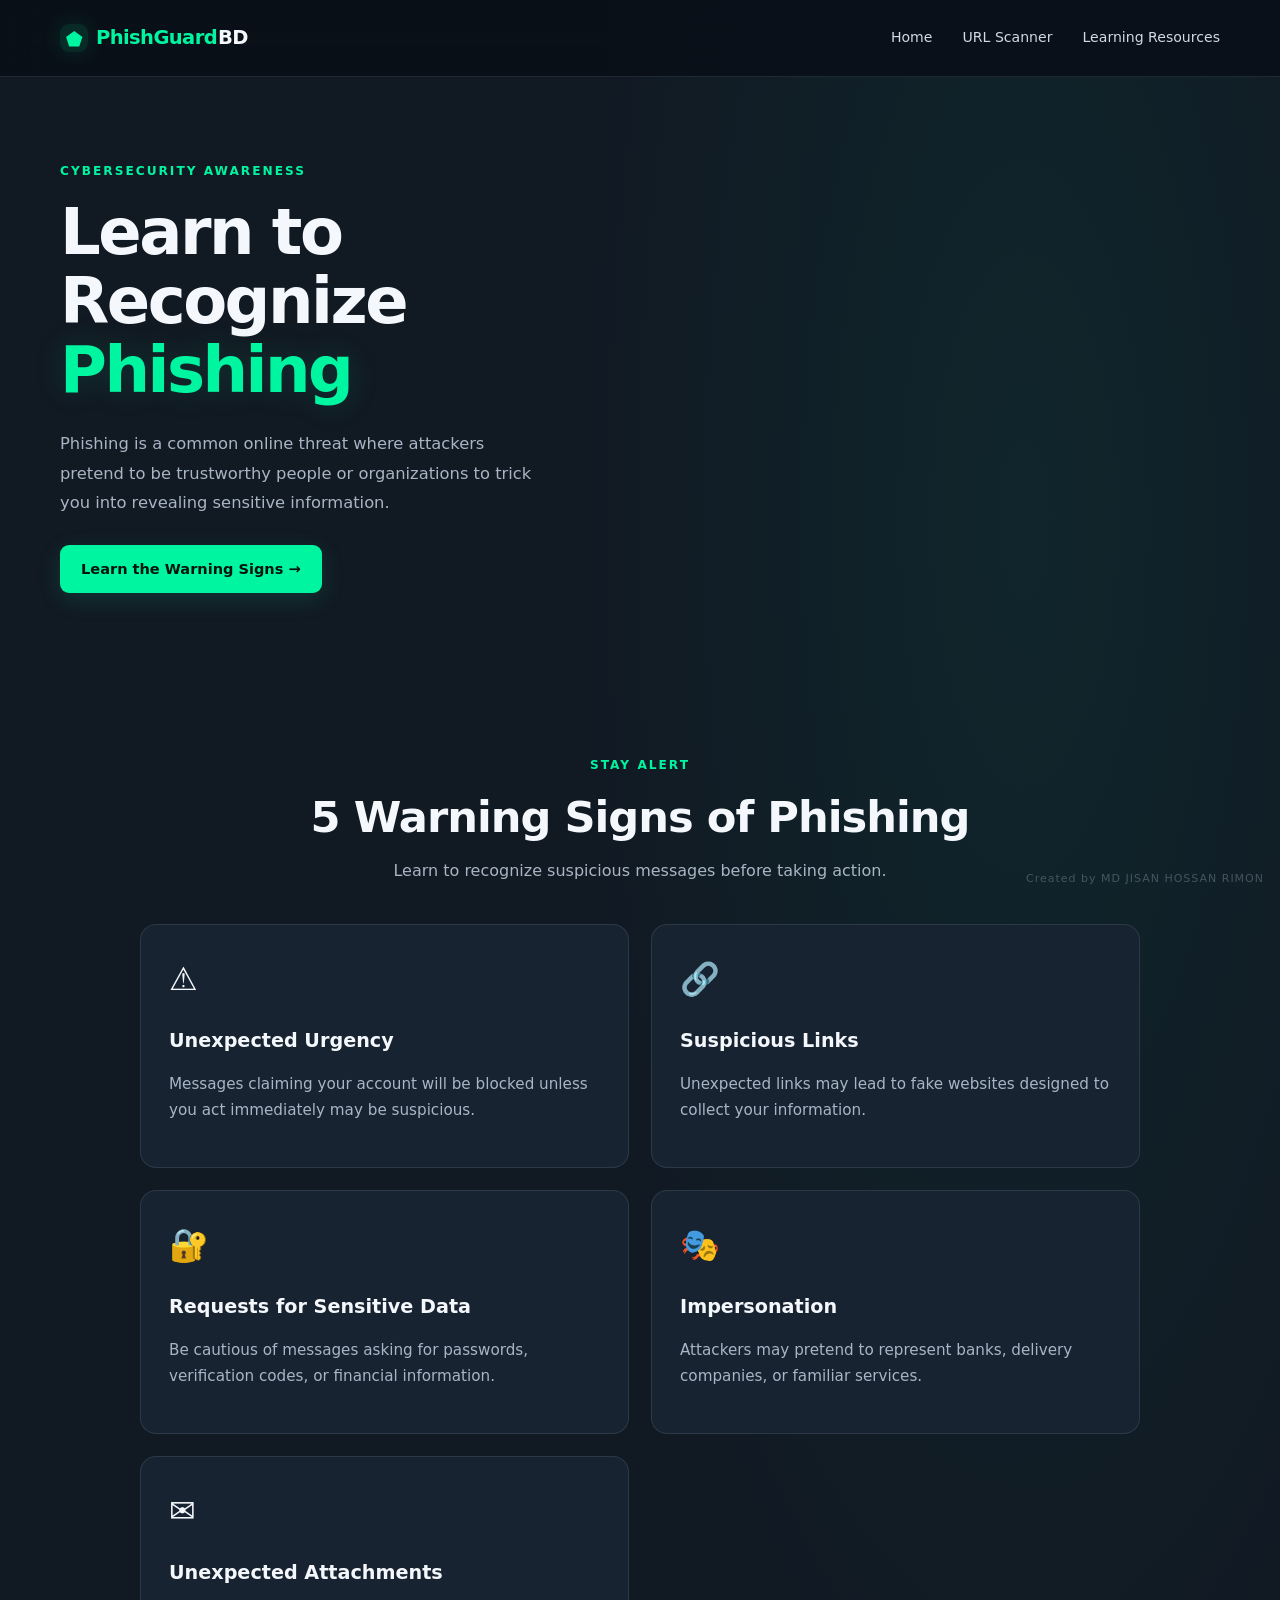
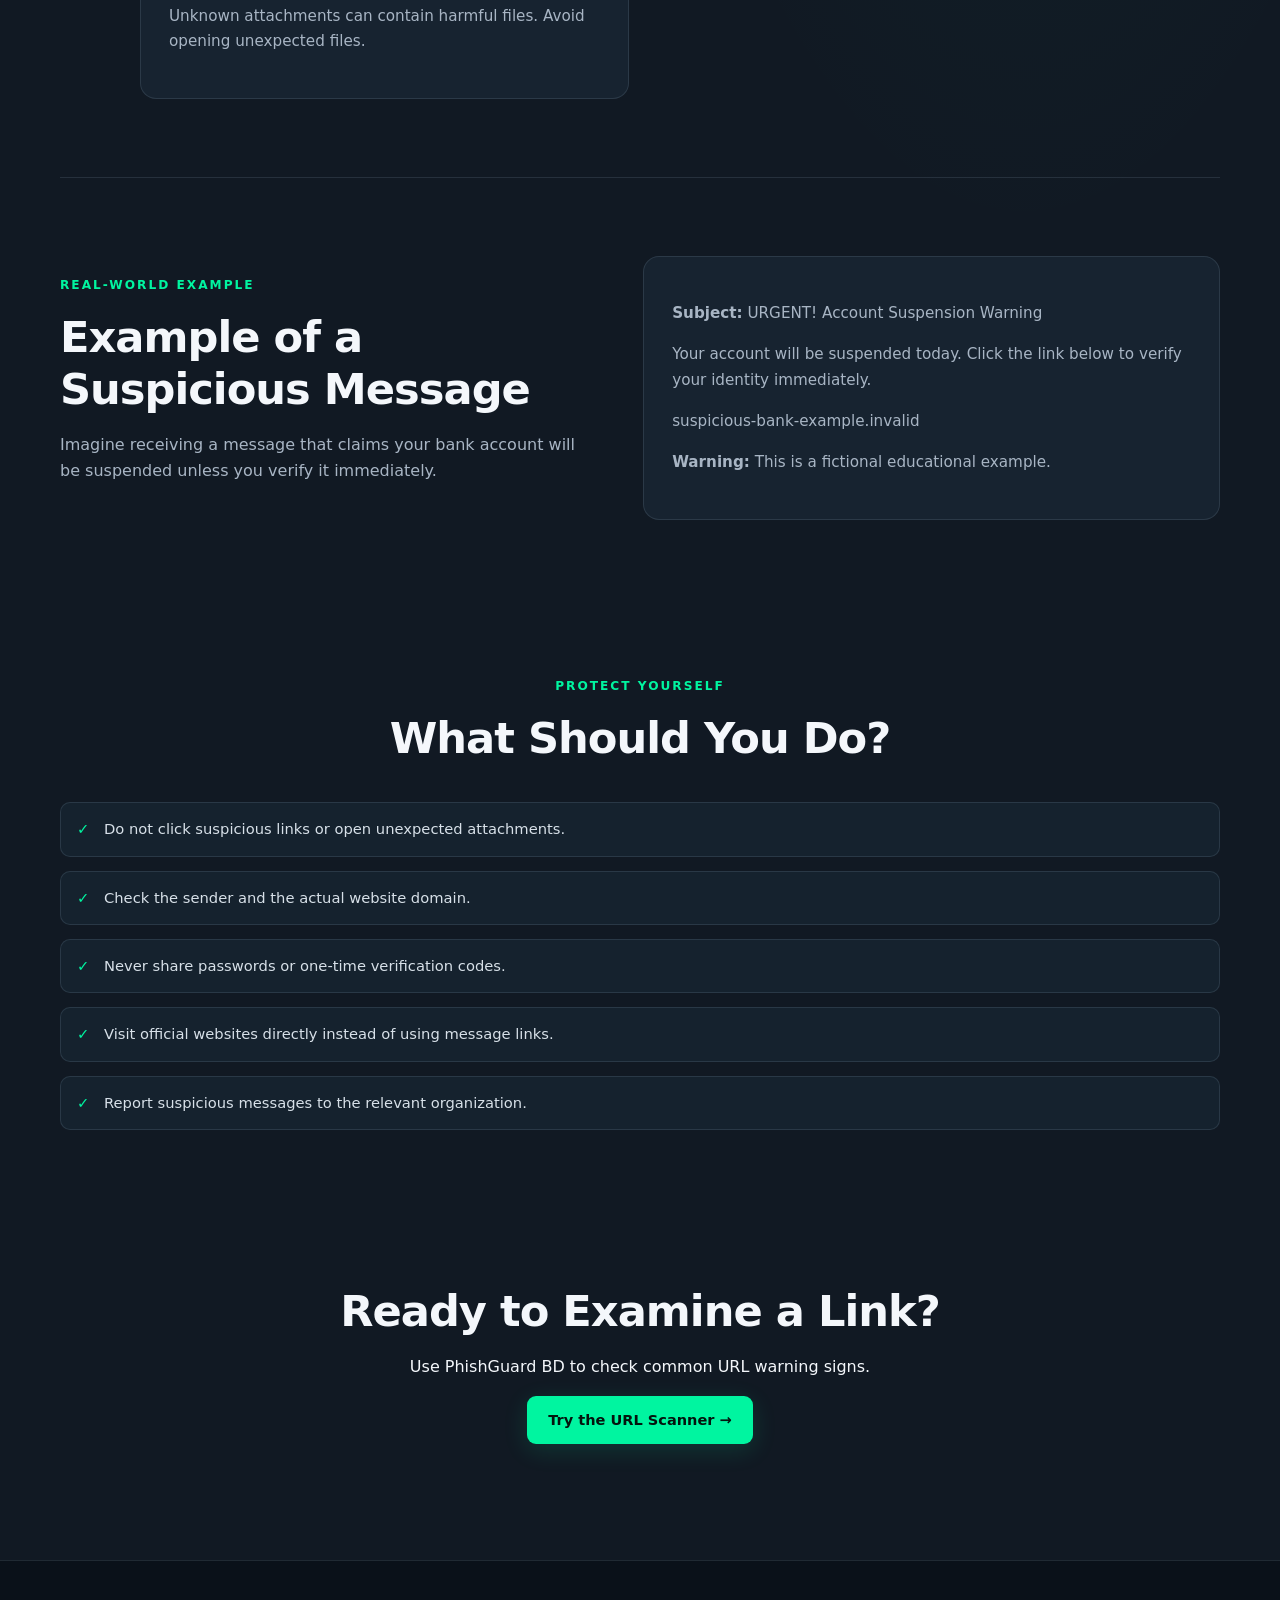
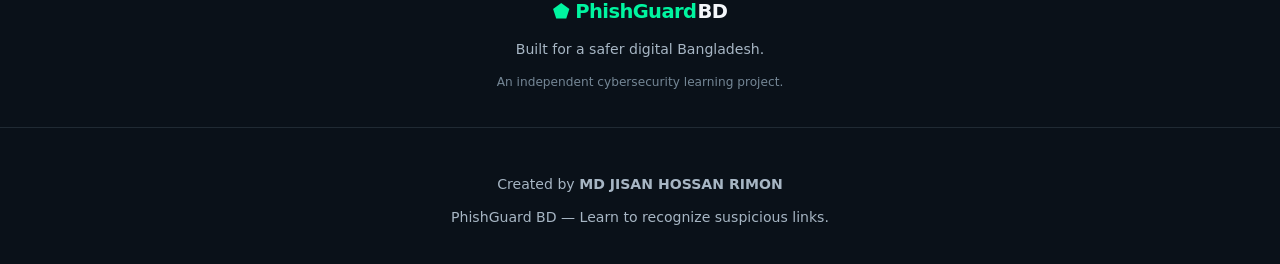
<file: phishing.html>
<!DOCTYPE html>
<html lang="en">
<head>
  <meta charset="UTF-8">
  <meta name="viewport" content="width=device-width, initial-scale=1.0">
  <meta name="description" content="Learn how to recognize phishing attacks, identify warning signs, and stay safe online with PhishGuard BD.">
  <meta name="theme-color" content="#111923">

  <title>Recognize Phishing | PhishGuard BD</title>

  <link rel="stylesheet" href="style.css">
</head>

<body>

  <header class="site-header">
  <nav class="navbar" aria-label="Main navigation">
    <a class="brand" href="index.html">
      <span class="brand-shield" aria-hidden="true">⬟</span>
      PhishGuard<span class="brand-bd">BD</span>
    </a>

    <button class="menu-toggle" type="button"
      aria-label="Open navigation" aria-expanded="false"
      aria-controls="nav-links">☰</button>

    <div class="nav-links" id="nav-links">
      <a href="index.html">Home</a>
      <a href="index.html#scanner">URL Scanner</a>
      <a href="index.html#education">Learning Resources</a>
    </div>
  </nav>
</header>

  <main>

    <section class="hero section-block">
      <div class="hero-copy">
        <p class="eyebrow">CYBERSECURITY AWARENESS</p>

        <h1>
          Learn to Recognize
          <span class="accent-text">Phishing</span>
        </h1>

        <p class="hero-description">
          Phishing is a common online threat where attackers
          pretend to be trustworthy people or organizations
          to trick you into revealing sensitive information.
        </p>

        <a class="button button-primary" href="#warning-signs">
          Learn the Warning Signs →
        </a>
      </div>
    </section>

    <section class="section-block" id="warning-signs">
      <div class="section-heading">
        <p class="eyebrow">STAY ALERT</p>
        <h2>5 Warning Signs of Phishing</h2>
        <p>Learn to recognize suspicious messages before taking action.</p>
      </div>

      <div class="education-grid">

        <article class="education-card">
          <div class="education-icon">⚠️</div>
          <h3>Unexpected Urgency</h3>
          <p>
            Messages claiming your account will be blocked
            unless you act immediately may be suspicious.
          </p>
        </article>

        <article class="education-card">
          <div class="education-icon">🔗</div>
          <h3>Suspicious Links</h3>
          <p>
            Unexpected links may lead to fake websites
            designed to collect your information.
          </p>
        </article>

        <article class="education-card">
          <div class="education-icon">🔐</div>
          <h3>Requests for Sensitive Data</h3>
          <p>
            Be cautious of messages asking for passwords,
            verification codes, or financial information.
          </p>
        </article>

        <article class="education-card">
          <div class="education-icon">🎭</div>
          <h3>Impersonation</h3>
          <p>
            Attackers may pretend to represent banks,
            delivery companies, or familiar services.
          </p>
        </article>

        <article class="education-card">
          <div class="education-icon">✉️</div>
          <h3>Unexpected Attachments</h3>
          <p>
            Unknown attachments can contain harmful files.
            Avoid opening unexpected files.
          </p>
        </article>

      </div>
    </section>

    <section class="education section-block">
      <div class="education-copy">
        <p class="eyebrow">REAL-WORLD EXAMPLE</p>
        <h2>Example of a Suspicious Message</h2>
        <p>
          Imagine receiving a message that claims your bank
          account will be suspended unless you verify it immediately.
        </p>
      </div>

      <div class="education-card">
        <p><strong>Subject:</strong> URGENT! Account Suspension Warning</p>
        <p>
          Your account will be suspended today.
          Click the link below to verify your identity immediately.
        </p>
        <p class="fake-link">suspicious-bank-example.invalid</p>
        <p><strong>Warning:</strong> This is a fictional educational example.</p>
      </div>
    </section>

    <section class="section-block">
      <div class="section-heading">
        <p class="eyebrow">PROTECT YOURSELF</p>
        <h2>What Should You Do?</h2>
      </div>

      <ul class="safety-list">
        <li>Do not click suspicious links or open unexpected attachments.</li>
        <li>Check the sender and the actual website domain.</li>
        <li>Never share passwords or one-time verification codes.</li>
        <li>Visit official websites directly instead of using message links.</li>
        <li>Report suspicious messages to the relevant organization.</li>
      </ul>
    </section>

    <section class="section-block">
      <div class="section-heading">
        <h2>Ready to Examine a Link?</h2>
        <p>Use PhishGuard BD to check common URL warning signs.</p>

        <a class="button button-primary" href="index.html#scanner">
          Try the URL Scanner →
        </a>
      </div>
    </section>

  </main>

  <footer class="site-footer">
    <a class="brand" href="index.html">
      ⬟ PhishGuard<span class="brand-bd">BD</span>
    </a>
    <p>Built for a safer digital Bangladesh.</p>
    <p class="footer-small">An independent cybersecurity learning project.</p>
  </footer>
<footer class="site-footer">
  <p>Created by <strong>MD JISAN HOSSAN RIMON</strong></p>
  <p>PhishGuard BD — Learn to recognize suspicious links.</p>
</footer>
  <script src="script.js" defer></script>
</body>
</html>
</file>
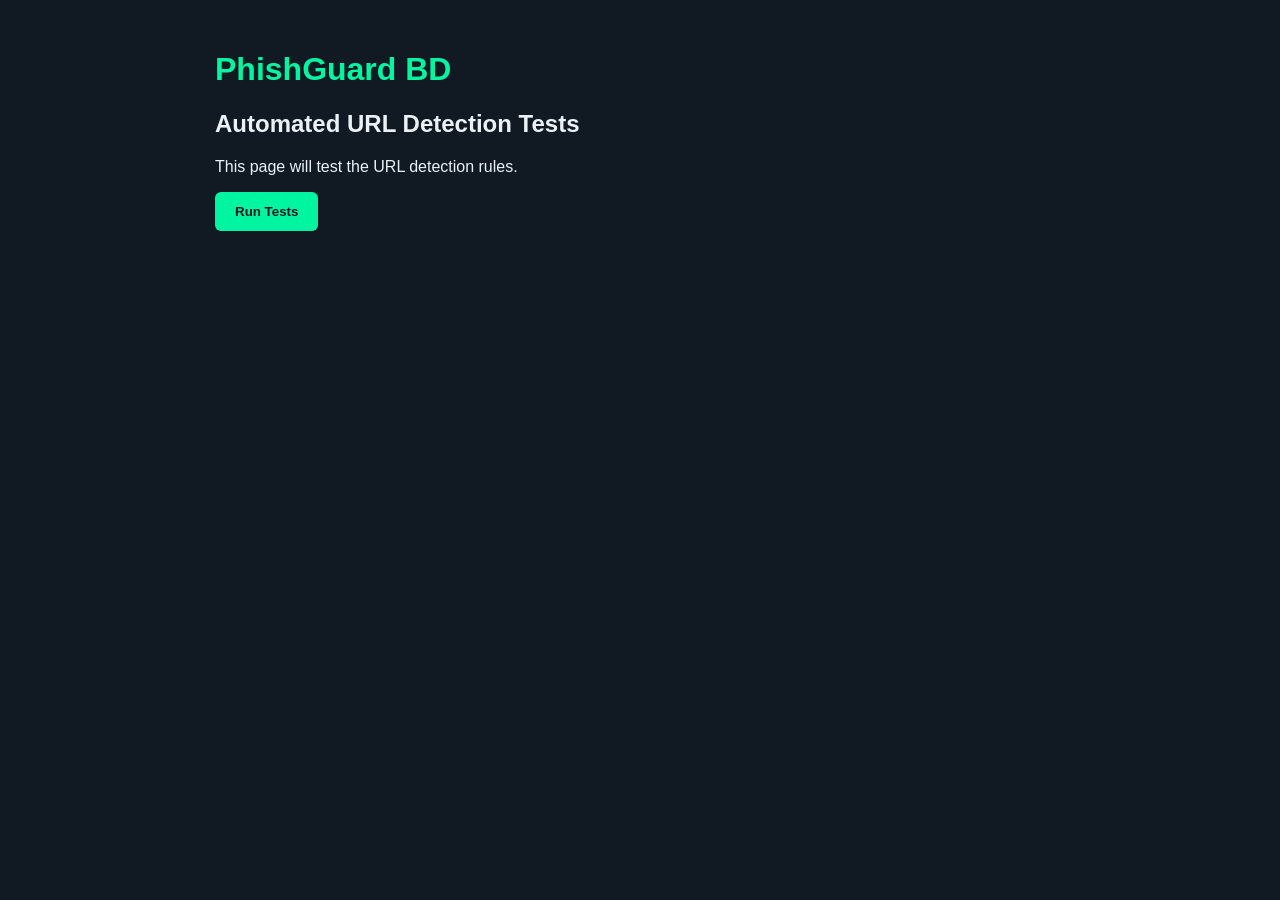
<file: tests.html>
<!DOCTYPE html>
<html lang="en">
<head>
  <meta charset="UTF-8">
  <meta name="viewport" content="width=device-width, initial-scale=1.0">
  <title>PhishGuard BD - Automated Tests</title>
  <style>
    body {
      font-family: Arial, sans-serif;
      background: #111923;
      color: #eaf2f7;
      padding: 30px;
      max-width: 850px;
      margin: auto;
    }

    h1 {
      color: #00f5a0;
    }

    button {
      background: #00f5a0;
      color: #111923;
      border: none;
      padding: 12px 20px;
      border-radius: 6px;
      font-weight: bold;
      cursor: pointer;
    }

    .test {
      padding: 14px;
      margin: 12px 0;
      background: #1b2938;
      border-radius: 8px;
    }

    .pass {
      color: #00f5a0;
    }

    .fail {
      color: #ff6b6b;
    }

    #summary {
      margin-top: 20px;
      font-weight: bold;
    }
  </style>
</head>
<body>

  <h1>PhishGuard BD</h1>
  <h2>Automated URL Detection Tests</h2>

  <p>This page will test the URL detection rules.</p>

  <button id="run-tests">Run Tests</button>

  <div id="test-results"></div>
  <div id="summary"></div>
    
  <script src="url-analyzer.js"></script>

  <script>
    const testCases = [
      {
        name: "Normal HTTPS domain",
        url: "https://example.com",
        expectedScore: 0
      },
      {
        name: "HTTP website",
        url: "http://example.com",
        expectedScore: 15
      },
      {
        name: "URL shortener",
        url: "https://bit.ly/example",
        expectedScore: 15
      },
      {
        name: "IPv4 address",
        url: "https://192.168.1.10",
        expectedScore: 20
      },
      {
        name: "IPv6 address",
        url: "https://[2001:db8::1]",
        expectedScore: 20
      },
      {
        name: "Punycode domain",
        url: "https://xn--pple-43d.com",
        expectedScore: 25
      },
      {
        name: "Custom port",
        url: "https://example.com:8080",
        expectedScore: 0
      },
      {
        name: "Encoded URL",
        url: "https://example.com/?next=%2Flogin",
        expectedScore: 5
      },
      {
        name: "Unsupported JavaScript protocol",
        url: "javascript:alert(1)",
        expectedValid: false
      },
      {
  name: "Credentials in URL",
  url: "https://trusted-name@example.com/login",
  expectedScore: 25
},
{
  name: "Empty URL input",
  url: "",
  expectedValid: false
},
{
  name: "Malformed hostname",
  url: "https://exa mple.com",
  expectedValid: false
},
{
  name: "Very long URL",
  url: "https://example.com/" + "a".repeat(101),
  expectedScore: 5
},
{
  name: "Suspicious hostname keyword",
  url: "https://login.example.com",
  expectedScore: 10
},
{
  name: "Brand impersonation",
  url: "https://paypal-login.example.com",
  expectedScore: 35
},
{
  name: "Multiple warning signs",
  url: "http://paypal-login.example.com",
  expectedScore: 50
}
    ];

    document.getElementById("run-tests").addEventListener("click", function () {
      const results = document.getElementById("test-results");
      const summary = document.getElementById("summary");

      results.replaceChildren();

      let passed = 0;
      let failed = 0;

      testCases.forEach(function (test) {
        const actual = analyzeURL(test.url);

        const isPassed = test.expectedValid === false
          ? actual.valid === false
          : actual.valid === true &&
            actual.score === test.expectedScore;

        if (isPassed) {
          passed++;
        } else {
          failed++;
        }

        const result = document.createElement("div");
        result.classList.add("test");

        const title = document.createElement("strong");
        title.textContent = test.name;

        const detail = document.createElement("p");

        if (test.expectedValid === false) {
          detail.textContent = actual.valid
            ? "Expected: Invalid URL | Actual: Valid URL"
            : "Correctly rejected invalid URL.";
        } else {
          detail.textContent =
            "Expected score: " + test.expectedScore +
            " | Actual score: " +
            (actual.valid ? actual.score : "Invalid URL");
        }

        const status = document.createElement("p");
        status.textContent = isPassed ? "PASS" : "FAIL";
        status.classList.add(isPassed ? "pass" : "fail");

        result.append(title, detail, status);
        results.appendChild(result);
      });

      summary.textContent =
        "Passed: " + passed +
        " | Failed: " + failed +
        " | Total: " + testCases.length;
    });
  </script>

</body>
</html>
</file>
<file: style.css>
/* ========================================
   PhishGuard BD — Dark Cybersecurity Theme
   ======================================== */

:root {
  --bg: #111923;
  --bg-deep: #0a111a;
  --surface: #172330;
  --surface-light: #1d2c3b;
  --green: #00f5a0;
  --green-dark: #00c982;
  --cyan: #41d9f5;
  --text: #f4f7fb;
  --muted: #a8b5c4;
  --border: rgba(164, 190, 214, 0.14);
  --radius: 16px;
  --max-width: 1160px;
}

* {
  box-sizing: border-box;
}

html {
  scroll-behavior: smooth;
  scroll-padding-top: 90px;
}

body {
  margin: 0;
  background:
    radial-gradient(ellipse at 80% 15%, rgba(0, 210, 160, 0.07), transparent 32%),
    var(--bg);
  color: var(--text);
  font-family: Inter, ui-sans-serif, system-ui, -apple-system, BlinkMacSystemFont, "Segoe UI", sans-serif;
  line-height: 1.65;
  overflow-x: hidden;
}

a {
  color: inherit;
  text-decoration: none;
}

button,
input {
  font: inherit;
}

button,
a {
  -webkit-tap-highlight-color: transparent;
}

button:focus-visible,
a:focus-visible,
input:focus-visible {
  outline: 3px solid var(--cyan);
  outline-offset: 4px;
}

::selection {
  color: var(--bg-deep);
  background: var(--green);
}

/* Navigation */

.site-header {
  position: sticky;
  top: 0;
  z-index: 20;
  background: rgba(9, 16, 24, 0.92);
  border-bottom: 1px solid var(--border);
  backdrop-filter: blur(16px);
}

.navbar {
  width: min(var(--max-width), calc(100% - 48px));
  min-height: 76px;
  margin: auto;
  display: flex;
  align-items: center;
  justify-content: space-between;
  gap: 28px;
}

.brand {
  display: inline-flex;
  align-items: center;
  gap: 8px;
  color: var(--green);
  font-size: 1.22rem;
  font-weight: 800;
  letter-spacing: -0.6px;
  white-space: nowrap;
}

.brand-shield {
  display: inline-grid;
  place-items: center;
  width: 28px;
  height: 28px;
  border-radius: 9px;
  background: rgba(0, 245, 160, 0.12);
  box-shadow: 0 0 22px rgba(0, 245, 160, 0.12);
}

.brand-bd {
  color: var(--text);
  margin-left: -7px;
}

.nav-links {
  display: flex;
  align-items: center;
  gap: 30px;
}

.nav-links a {
  color: #d1d9e2;
  font-size: 0.88rem;
  transition: color 180ms ease;
}

.nav-links a:hover {
  color: var(--green);
}

.nav-links .nav-cta {
  padding: 9px 18px;
  border: 1px solid rgba(0, 245, 160, 0.65);
  border-radius: 9px;
  color: var(--green);
  transition: background 180ms ease, box-shadow 180ms ease, transform 180ms ease;
}

.nav-links .nav-cta:hover {
  background: rgba(0, 245, 160, 0.1);
  box-shadow: 0 0 22px rgba(0, 245, 160, 0.12);
  transform: translateY(-2px);
}

.menu-toggle {
  display: none;
  border: 1px solid var(--border);
  border-radius: 9px;
  padding: 7px 12px;
  color: var(--text);
  background: var(--surface);
  cursor: pointer;
}

/* Hero */

.hero {
  width: min(var(--max-width), calc(100% - 48px));
  min-height: 600px;
  margin: auto;
  padding: 82px 0 92px;
  display: grid;
  grid-template-columns: 1fr 1.02fr;
  align-items: center;
  gap: 64px;
}

.hero-copy {
  position: relative;
  z-index: 1;
  animation: enter-left 800ms ease both;
}

.eyebrow {
  margin: 0 0 17px;
  color: var(--green);
  font-size: 0.76rem;
  font-weight: 800;
  letter-spacing: 2px;
}

.hero h1 {
  margin: 0;
  max-width: 600px;
  font-size: clamp(2.7rem, 5vw, 4.4rem);
  line-height: 1.08;
  letter-spacing: -2.5px;
  font-weight: 800;
}

.accent-text {
  color: var(--green);
  text-shadow: 0 0 32px rgba(0, 245, 160, 0.15);
}

.hero-description {
  max-width: 480px;
  margin: 24px 0 28px;
  color: var(--muted);
  font-size: 1.02rem;
  line-height: 1.8;
}

.hero-actions {
  display: flex;
  flex-wrap: wrap;
  gap: 13px;
}

.button {
  display: inline-flex;
  align-items: center;
  justify-content: center;
  gap: 10px;
  min-height: 46px;
  padding: 11px 20px;
  border: 1px solid transparent;
  border-radius: 9px;
  font-weight: 750;
  font-size: 0.91rem;
  cursor: pointer;
  transition: transform 180ms ease, box-shadow 180ms ease, background 180ms ease;
}

.button:hover {
  transform: translateY(-3px);
}

.button-primary {
  color: #04140e;
  background: var(--green);
  box-shadow: 0 6px 24px rgba(0, 245, 160, 0.14);
}

.button-primary:hover {
  background: #5dffc1;
  box-shadow: 0 8px 30px rgba(0, 245, 160, 0.28);
}

.button-secondary {
  color: var(--green);
  background: transparent;
  border-color: rgba(0, 245, 160, 0.5);
}

.button-secondary:hover {
  background: rgba(0, 245, 160, 0.08);
}

.hero-note {
  display: flex;
  align-items: center;
  gap: 9px;
  margin-top: 27px;
  color: #9caebe;
  font-size: 0.82rem;
}

.status-dot,
.caption-dot {
  width: 8px;
  height: 8px;
  flex: 0 0 8px;
  border-radius: 50%;
  background: var(--green);
  box-shadow: 0 0 12px rgba(0, 245, 160, 0.7);
}

/* Animated phishing illustration */

.hero-visual {
  position: relative;
  min-width: 0;
  animation: enter-right 900ms ease both;
  animation-delay: 120ms;
}

.visual-glow {
  position: absolute;
  inset: 10% 8%;
  border-radius: 50%;
  background: rgba(0, 215, 175, 0.2);
  filter: blur(70px);
  animation: glow-pulse 5s ease-in-out infinite;
}

.visual-scene {
  position: relative;
  min-height: 355px;
  padding: 16px;
  overflow: hidden;
  isolation: isolate;
  border: 1px solid rgba(99, 210, 199, 0.26);
  border-radius: 13px;
  background:
    radial-gradient(circle at 50% 40%, rgba(39, 115, 128, 0.35), transparent 48%),
    linear-gradient(145deg, #173c4a, #102833 65%, #10202c);
  box-shadow: 0 25px 70px rgba(0, 0, 0, 0.3);
}

.visual-scene::before,
.visual-scene::after {
  content: "";
  position: absolute;
  z-index: -1;
  border: 1px solid rgba(65, 217, 245, 0.12);
  border-radius: 50%;
  width: 300px;
  height: 300px;
  top: 25px;
  left: calc(50% - 150px);
  animation: orbit 22s linear infinite;
}

.visual-scene::after {
  width: 220px;
  height: 220px;
  top: 65px;
  left: calc(50% - 110px);
  animation-direction: reverse;
}

.scene-topline {
  position: relative;
  z-index: 3;
  display: flex;
  align-items: center;
  gap: 6px;
  color: #b3cbd4;
  font-size: 0.68rem;
}

.scene-dot {
  width: 6px;
  height: 6px;
  border-radius: 50%;
  background: #718f9b;
}

.scene-dot:first-child {
  background: var(--green);
}

.scene-label {
  margin-left: auto;
  letter-spacing: 1.3px;
}

.laptop {
  position: absolute;
  width: 76%;
  left: 12%;
  top: 64px;
  animation: laptop-float 5s ease-in-out infinite;
}

.laptop-screen {
  position: relative;
  overflow: hidden;
  min-height: 225px;
  padding: 12px;
  border: 6px solid #293d48;
  border-bottom-width: 9px;
  border-radius: 12px 12px 5px 5px;
  background: #0a1620;
  box-shadow: 0 0 35px rgba(0, 0, 0, 0.28);
}

.screen-header {
  display: flex;
  align-items: center;
  gap: 9px;
  padding-bottom: 10px;
  border-bottom: 1px solid rgba(190, 219, 232, 0.13);
  color: #b7cad4;
  font-size: 0.7rem;
}

.screen-menu {
  margin-left: auto;
}

.email-card {
  position: relative;
  margin: 14px auto 0;
  width: min(100%, 255px);
  padding: 12px;
  border: 1px solid rgba(255, 255, 255, 0.1);
  border-radius: 9px;
  background: #f2f6f8;
  color: #182734;
  box-shadow: 0 8px 24px rgba(0, 0, 0, 0.2);
  animation: email-arrive 1s ease both;
  animation-delay: 450ms;
}

.email-icon {
  text-align: center;
  color: #db9b22;
  font-size: 2.5rem;
  line-height: 1.1;
  animation: envelope-wiggle 4s ease-in-out infinite;
}

.email-lines {
  display: grid;
  gap: 5px;
  margin: 9px 0;
}

.email-lines span {
  display: block;
  width: 100%;
  height: 4px;
  border-radius: 5px;
  background: #d8e0e5;
}

.email-lines span:nth-child(2) {
  width: 83%;
}

.email-lines span:nth-child(3) {
  width: 58%;
}

.email-warning {
  margin-top: 8px;
  color: #b53b35;
  font-size: 0.7rem;
  font-weight: 800;
}

.fake-link {
  margin-top: 5px;
  overflow-wrap: anywhere;
  color: #1878b5;
  font-size: 0.65rem;
}

.email-button {
  display: table;
  margin: 10px auto 0;
  padding: 5px 13px;
  border-radius: 5px;
  color: white;
  background: #d54a40;
  font-size: 0.62rem;
  font-weight: 800;
  letter-spacing: 0.6px;
  animation: warning-pulse 2s ease-in-out infinite;
}

.laptop-base {
  position: relative;
  width: 116%;
  height: 13px;
  margin-left: -8%;
  border-radius: 0 0 50% 50%;
  background: linear-gradient(#9aaab2, #435760);
  box-shadow: 0 8px 12px rgba(0, 0, 0, 0.25);
}

.trackpad {
  width: 25%;
  height: 4px;
  margin: auto;
  border-radius: 0 0 5px 5px;
  background: #71848d;
}

.keyboard {
  display: none;
}

.floating-shield,
.floating-mail,
.floating-alert {
  position: absolute;
  z-index: 4;
  display: grid;
  place-items: center;
  border: 1px solid rgba(255, 255, 255, 0.15);
  box-shadow: 0 10px 28px rgba(0, 0, 0, 0.2);
  backdrop-filter: blur(8px);
}

.floating-shield {
  top: 78px;
  right: 10%;
  width: 46px;
  height: 46px;
  border-radius: 14px;
  color: #071a14;
  background: var(--green);
  font-size: 1.5rem;
  font-weight: 900;
  animation: float-small 4s ease-in-out infinite;
}

.floating-mail {
  left: 7%;
  bottom: 72px;
  width: 43px;
  height: 43px;
  border-radius: 13px;
  color: var(--cyan);
  background: #163f51;
  font-size: 1.35rem;
  animation: float-small 4.5s ease-in-out infinite;
  animation-delay: -1s;
}

.floating-alert {
  right: 9%;
  bottom: 62px;
  width: 37px;
  height: 37px;
  border-radius: 12px;
  color: #ffc46b;
  background: #48351f;
  font-size: 1.1rem;
  animation: float-small 3.8s ease-in-out infinite;
  animation-delay: -2s;
}

.scan-line {
  position: absolute;
  z-index: 2;
  top: 0;
  left: 0;
  width: 100%;
  height: 2px;
  background: var(--cyan);
  box-shadow: 0 0 15px var(--cyan);
  opacity: 0.65;
  animation: scan 4s linear infinite;
}

.scene-caption {
  position: absolute;
  left: 0;
  right: 0;
  bottom: 15px;
  display: flex;
  align-items: center;
  justify-content: center;
  gap: 9px;
  color: #c3d6de;
  font-size: 0.65rem;
  font-weight: 750;
  letter-spacing: 1.5px;
}

.caption-dot {
  width: 6px;
  height: 6px;
  flex-basis: 6px;
}

.visual-disclaimer {
  margin: 13px 0 0;
  text-align: center;
  color: #8295a5;
  font-size: 0.73rem;
}

/* Shared sections */

.section-block {
  width: min(var(--max-width), calc(100% - 48px));
  margin: auto;
  padding: 78px 0;
}

.section-heading {
  max-width: 670px;
  margin: 0 auto 38px;
  text-align: center;
}

.section-heading h2,
.education h2 {
  margin: 0;
  font-size: clamp(1.8rem, 4vw, 2.7rem);
  line-height: 1.2;
  letter-spacing: -1px;
}

.section-heading > p:last-child {
  margin: 14px auto 0;
  color: var(--muted);
}

.scanner {
  padding: 56px;
  border: 1px solid var(--border);
  border-radius: var(--radius);
  background: linear-gradient(135deg, rgba(24, 43, 58, 0.96), rgba(14, 29, 41, 0.96));
}

.scanner-form {
  max-width: 760px;
  margin: auto;
}

.scanner-form label {
  display: block;
  margin-bottom: 9px;
  color: #e4edf4;
  font-size: 0.9rem;
  font-weight: 700;
}

.input-row {
  display: flex;
  gap: 12px;
}

.input-row input {
  width: 100%;
  min-width: 0;
  padding: 13px 15px;
  border: 1px solid #334b5c;
  border-radius: 9px;
  background: #0b1620;
  color: var(--text);
}

.input-row input::placeholder {
  color: #7c8d9d;
}

.scanner-note {
  margin: 17px auto 0;
  text-align: center;
  color: #91a3b2;
  font-size: 0.8rem;
}

.results {
  max-width: 760px;
  margin: 20px auto 0;
  overflow-wrap: anywhere;
}

.feature-grid,
.steps-grid {
  display: grid;
  grid-template-columns: repeat(3, minmax(0, 1fr));
  gap: 20px;
}

.feature-card,
.step-card {
  padding: 27px;
  border: 1px solid var(--border);
  border-radius: var(--radius);
  background: rgba(22, 37, 50, 0.76);
  transition: transform 200ms ease, border-color 200ms ease, background 200ms ease;
}

.feature-card:hover,
.step-card:hover {
  transform: translateY(-5px);
  border-color: rgba(0, 245, 160, 0.35);
  background: #192c3b;
}

.feature-icon {
  display: grid;
  place-items: center;
  width: 45px;
  height: 45px;
  margin-bottom: 19px;
  border: 1px solid rgba(0, 245, 160, 0.2);
  border-radius: 12px;
  color: var(--green);
  background: rgba(0, 245, 160, 0.08);
  font-size: 1.7rem;
}

.feature-card h3,
.step-card h3 {
  margin: 0 0 9px;
  font-size: 1.08rem;
}

.feature-card p,
.step-card p {
  margin: 0;
  color: var(--muted);
  font-size: 0.91rem;
}

.step-number {
  display: inline-block;
  margin-bottom: 20px;
  color: var(--green);
  font-size: 1.6rem;
  font-weight: 850;
  letter-spacing: -1px;
}

.education {
  display: grid;
  grid-template-columns: 0.9fr 1fr;
  align-items: center;
  gap: 64px;
  border-top: 1px solid var(--border);
}

.education-copy > p:last-child {
  color: var(--muted);
}

.safety-list {
  display: grid;
  gap: 14px;
  margin: 0;
  padding: 0;
  list-style: none;
}

.safety-list li {
  position: relative;
  padding: 14px 16px 14px 43px;
  border: 1px solid var(--border);
  border-radius: 10px;
  background: rgba(23, 39, 52, 0.7);
  color: #d7e0e8;
  font-size: 0.92rem;
}

.safety-list li::before {
  content: "✓";
  position: absolute;
  left: 16px;
  color: var(--green);
  font-weight: 900;
}

.disclaimer {
  width: min(850px, calc(100% - 48px));
  margin: 15px auto 45px;
  text-align: center;
  color: #8fa0af;
  font-size: 0.79rem;
}

.site-footer {
  padding: 35px 24px;
  text-align: center;
  border-top: 1px solid var(--border);
  background: #0a1119;
}

.site-footer .brand {
  justify-content: center;
}

.site-footer p {
  margin: 10px 0 0;
  color: #a7b6c4;
  font-size: 0.88rem;
}

.site-footer .footer-small {
  color: #758796;
  font-size: 0.76rem;
}

/* Entrance and illustration animations */

@keyframes enter-left {
  from { opacity: 0; transform: translateX(-24px); }
  to { opacity: 1; transform: translateX(0); }
}

@keyframes enter-right {
  from { opacity: 0; transform: translateX(24px); }
  to { opacity: 1; transform: translateX(0); }
}

@keyframes laptop-float {
  0%, 100% { transform: translateY(0); }
  50% { transform: translateY(-8px); }
}

@keyframes float-small {
  0%, 100% { transform: translateY(0) rotate(0); }
  50% { transform: translateY(-10px) rotate(3deg); }
}

@keyframes glow-pulse {
  0%, 100% { opacity: 0.55; transform: scale(0.94); }
  50% { opacity: 1; transform: scale(1.08); }
}

@keyframes email-arrive {
  from { opacity: 0; transform: translateY(12px) scale(0.96); }
  to { opacity: 1; transform: translateY(0) scale(1); }
}

@keyframes envelope-wiggle {
  0%, 90%, 100% { transform: rotate(0); }
  93% { transform: rotate(-7deg); }
  96% { transform: rotate(7deg); }
}

@keyframes warning-pulse {
  0%, 100% { box-shadow: 0 0 0 rgba(213, 74, 64, 0); }
  50% { box-shadow: 0 0 14px rgba(213, 74, 64, 0.42); }
}

@keyframes scan {
  0% { top: 0; opacity: 0; }
  10% { opacity: 0.65; }
  90% { opacity: 0.65; }
  100% { top: 100%; opacity: 0; }
}

@keyframes orbit {
  from { transform: rotate(0deg); }
  to { transform: rotate(360deg); }
}

/* Responsive layout */

@media (max-width: 900px) {
  .hero {
    grid-template-columns: 1fr 0.9fr;
    gap: 30px;
    min-height: 540px;
    padding: 65px 0;
  }

  .hero h1 {
    font-size: clamp(2.5rem, 5vw, 3.5rem);
  }

  .visual-scene {
    min-height: 325px;
  }

  .laptop {
    width: 82%;
    left: 9%;
    top: 65px;
  }

  .laptop-screen {
    min-height: 205px;
  }

  .scanner {
    padding: 35px 25px;
  }

  .education {
    gap: 30px;
  }
}

@media (max-width: 680px) {
  .navbar {
    width: calc(100% - 32px);
    min-height: 66px;
    flex-wrap: wrap;
    gap: 12px;
  }

  .menu-toggle {
    display: block;
  }

  .nav-links {
    display: none;
    width: 100%;
    padding: 0 0 18px;
    flex-direction: column;
    align-items: stretch;
    gap: 4px;
  }

  .nav-links.is-open {
    display: flex;
  }

  .nav-links a {
    padding: 10px 8px;
  }

  .nav-links .nav-cta {
    text-align: center;
  }

  .hero {
    width: calc(100% - 36px);
    grid-template-columns: 1fr;
    gap: 38px;
    padding: 57px 0 60px;
  }

  .hero h1 {
    font-size: clamp(2.6rem, 11vw, 4rem);
    letter-spacing: -1.8px;
  }

  .hero-description {
    font-size: 0.96rem;
  }

  .hero-visual {
    width: 100%;
  }

  .visual-scene {
    min-height: 345px;
  }

  .laptop {
    width: 78%;
    left: 11%;
    top: 67px;
  }

  .laptop-screen {
    min-height: 215px;
  }

  .section-block {
    width: calc(100% - 36px);
    padding: 55px 0;
  }

  .scanner {
    padding: 35px 20px;
  }

  .input-row {
    flex-direction: column;
  }

  .input-row .button {
    width: 100%;
  }

  .feature-grid,
  .steps-grid,
  .education {
    grid-template-columns: 1fr;
  }

  .feature-grid,
  .steps-grid {
    gap: 13px;
  }

  .feature-card,
  .step-card {
    padding: 23px;
  }

  .education {
    gap: 24px;
  }

  .disclaimer {
    width: calc(100% - 36px);
  }
}

/* Respect accessibility settings */

@media (prefers-reduced-motion: reduce) {
  *,
  *::before,
  *::after {
    scroll-behavior: auto !important;
    animation-duration: 0.01ms !important;
    animation-iteration-count: 1 !important;
    transition-duration: 0.01ms !important;
  }
}


/* ========================================
   PhishGuard BD — Analysis Results Upgrade
   ======================================== */

#results {
  margin-top: 24px;
  padding: 22px;
  border: 1px solid rgba(148, 163, 184, 0.25);
  border-radius: 16px;
  background: rgba(15, 23, 42, 0.75);
  color: #e2e8f0;
  overflow-wrap: anywhere;
}

#results:empty {
  display: none;
}

#results h3 {
  margin: 0 0 14px;
  font-size: 1.35rem;
  color: #f8fafc;
}

#results p {
  line-height: 1.7;
  margin: 12px 0;
}

#results ul {
  padding-left: 22px;
  margin: 14px 0;
}

#results li {
  margin-bottom: 10px;
  line-height: 1.6;
}

#results .risk-badge {
  display: inline-block;
  padding: 7px 12px;
  margin: 4px 0 12px;
  border-radius: 999px;
  font-weight: 700;
  font-size: 0.9rem;
  border: 1px solid currentColor;
}

#results .risk-low {
  color: #86efac;
  background: rgba(34, 197, 94, 0.1);
}

#results .risk-medium {
  color: #fcd34d;
  background: rgba(245, 158, 11, 0.1);
}

#results .risk-high {
  color: #fca5a5;
  background: rgba(239, 68, 68, 0.1);
}

#results .result-advice {
  padding: 14px;
  border-left: 4px solid #60a5fa;
  border-radius: 8px;
  background: rgba(59, 130, 246, 0.1);
}

#results .result-limitations {
  padding-top: 12px;
  border-top: 1px solid rgba(148, 163, 184, 0.2);
  color: #cbd5e1;
  font-size: 0.9rem;
}


@media (max-width: 600px) {
  #results {
    padding: 16px;
    border-radius: 12px;
  }

  #results h3 {
    font-size: 1.15rem;
  }
}

/* ========================================
   PhishGuard BD Creator Footer
   ======================================== */

.creator-footer {
  display: flex;
  flex-direction: column;
  align-items: center;
  justify-content: center;
  width: 100%;
  box-sizing: border-box;
  margin: 40px auto 0;
  padding: 24px 20px;
  text-align: center;
  border-top: 1px solid #334155;
  color: #CBD5E1;
  font-size: 14px;
  line-height: 1.7;
}

.creator-footer p {
  width: 100%;
  margin: 6px 0;
  text-align: center;
}

.creator-footer strong {
  color: #F8FAFC;
  font-weight: 700;
}

.creator-footer a {
  color: #60A5FA;
  text-decoration: none;
  font-weight: 600;
}

.creator-footer a:hover {
  color: #93C5FD;
  text-decoration: underline;
}

/* ========================================
   PhishGuard BD — Analysis History
   ======================================== */

.history-panel {
  max-width: 760px;
  margin: 35px auto 0;
  padding: 24px;
  border: 1px solid var(--border);
  border-radius: var(--radius);
  background: rgba(10, 22, 32, 0.75);
}

.history-heading {
  display: flex;
  align-items: center;
  justify-content: space-between;
  gap: 16px;
  margin-bottom: 12px;
}

.history-heading .eyebrow {
  margin-bottom: 5px;
}

.history-heading h3 {
  margin: 0;
  color: var(--text);
  font-size: 1.35rem;
}

.history-note {
  margin: 12px 0 20px;
  color: var(--muted);
  font-size: 0.84rem;
}

.history-empty {
  padding: 20px;
  border: 1px dashed var(--border);
  border-radius: 10px;
  color: var(--muted);
  text-align: center;
}

.history-item {
  margin-top: 12px;
  padding: 15px 17px;
  border: 1px solid var(--border);
  border-left: 3px solid var(--cyan);
  border-radius: 10px;
  background: var(--surface);
  overflow-wrap: anywhere;
  transition: border-color 180ms ease,
              background 180ms ease;
}

.history-item:hover {
  border-color: rgba(0, 245, 160, 0.4);
  background: var(--surface-light);
}

.history-item p {
  margin: 5px 0;
}

.history-item p:first-child {
  color: var(--green);
  font-weight: 700;
}

.history-item p:nth-child(2) {
  color: #d5e2eb;
  font-size: 0.88rem;
}

.history-item p:last-child {
  color: var(--muted);
  font-size: 0.78rem;
}

@media (max-width: 600px) {
  .history-panel {
    padding: 18px 14px;
  }

  .history-heading {
    align-items: flex-start;
    flex-direction: column;
  }

  .history-heading .button {
    width: 100%;
  }

  .history-item {
    padding: 13px;
  }
}
/* ========================================
   Cybersecurity Education Resources
   ======================================== */

.education-section {
  padding: 80px 24px;
}

.education-grid {
  display: grid;
  grid-template-columns: repeat(2, minmax(0, 1fr));
  gap: 22px;
  max-width: 1000px;
  margin: 40px auto 0;
}

.education-card {
  padding: 28px;
  background: var(--surface);
  border: 1px solid var(--border);
  border-radius: var(--radius);
  transition: transform 0.25s ease, border-color 0.25s ease;
}

.education-card:hover {
  transform: translateY(-5px);
  border-color: var(--green);
}

.education-icon {
  font-size: 2rem;
  margin-bottom: 18px;
}

.education-card h3 {
  color: var(--text);
  margin-bottom: 12px;
  font-size: 1.2rem;
}

.education-card p {
  color: var(--muted);
  line-height: 1.7;
  font-size: 0.95rem;
}

@media (max-width: 650px) {
  .education-grid {
    grid-template-columns: 1fr;
  }

  .education-section {
    padding: 55px 18px;
  }

  .education-card {
    padding: 22px;
  }
}
/* PhishGuard BD watermark */
body::after {
  content: "Created by MD JISAN HOSSAN RIMON";
  position: fixed;
  bottom: 12px;
  right: 16px;
  color: var(--muted);
  opacity: 0.35;
  font-size: 11px;
  letter-spacing: 1px;
  pointer-events: none;
  z-index: 999;
}
</file>
